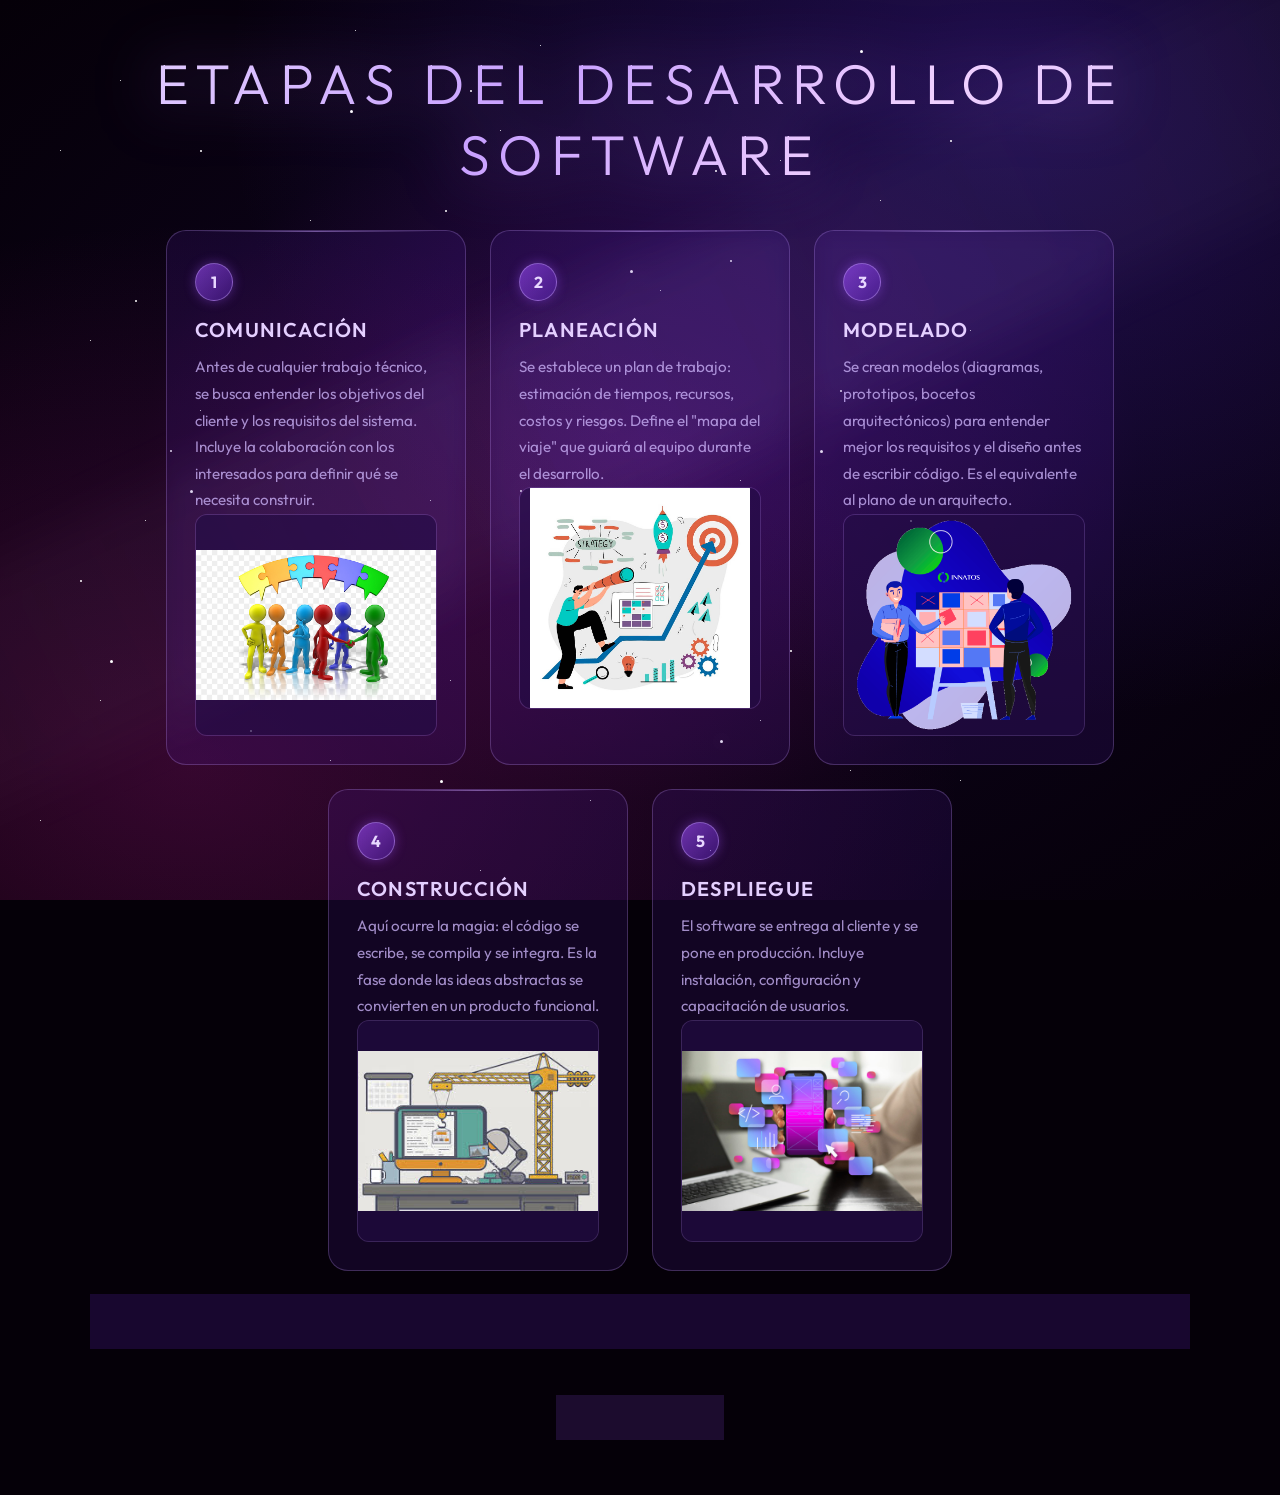
<file: etapas.html>
<!DOCTYPE html>
<html lang="es">

<head>
    <meta charset="UTF-8">
    <meta name="viewport" content="width=device-width, initial-scale=1.0">
    <title>Etapas del desarrollo de software</title>
    <link rel="stylesheet" href="style.css">
</head>

<body>
    <div class="stars"></div>
    <div class="stars2"></div>
    <div class="stars3"></div>

    <div class="milky-way"></div>

    <div class="content">
        <h1>Etapas del desarrollo de software</h1>

        <div class="etapas-grid">
            <div class="etapa-card">
                <div class="step-num">1</div>
                <h2>Comunicación</h2>
                <p>Antes de cualquier trabajo técnico, se busca entender los objetivos del cliente y los requisitos del
                    sistema. Incluye la colaboración con los interesados para definir qué se necesita construir.</p>
                <div class="model-img-wrap">
                    <img src="images/Comunicacion.jpg" alt="Diagrama de Extreme Programming" loading="lazy">
                </div>
            </div>
            <div class="etapa-card">
                <div class="step-num">2</div>
                <h2>Planeación</h2>
                <p>Se establece un plan de trabajo: estimación de tiempos, recursos, costos y riesgos. Define el "mapa
                    del
                    viaje" que guiará al equipo durante el desarrollo.</p>
                <div class="model-img-wrap">
                    <img src="images/Planeacion.jpg" alt="Diagrama de Extreme Programming" loading="lazy">
                </div>
            </div>
            <div class="etapa-card">
                <div class="step-num">3</div>
                <h2>Modelado</h2>
                <p>Se crean modelos (diagramas, prototipos, bocetos arquitectónicos) para entender mejor los requisitos
                    y
                    el diseño antes de escribir código. Es el equivalente al plano de un arquitecto.</p>
                <div class="model-img-wrap">
                    <img src="images/Modelado.png" alt="Diagrama de Extreme Programming" loading="lazy">
                </div>
            </div>
            <div class="etapa-card">
                <div class="step-num">4</div>
                <h2>Construcción</h2>
                <p>Aquí ocurre la magia: el código se escribe, se compila y se integra. Es la fase donde las ideas
                    abstractas se convierten en un producto funcional.</p>
                <div class="model-img-wrap">
                    <img src="images/Construccion.jpg" alt="Diagrama de Extreme Programming" loading="lazy">
                </div>
            </div>
            <div class="etapa-card">
                <div class="step-num">5</div>
                <h2>Despliegue</h2>
                <p>El software se entrega al cliente y se pone en producción. Incluye instalación, configuración y
                    capacitación de usuarios.</p>
                <div class="model-img-wrap">
                    <img src="images/Despliegue.jpg" alt="Diagrama de Extreme Programming" loading="lazy">
                </div>
            </div>
            <div class="custom-audio" data-src="audios/Etapas.m4a">
                <button class="audio-play-btn" aria-label="Reproducir"><svg viewBox="0 0 24 24">
                        <polygon points="6,3 20,12 6,21" />
                    </svg></button>
                <div class="audio-track">
                    <div class="audio-progress-bar">
                        <div class="audio-progress-fill"></div>
                    </div>
                    <div class="audio-time"><span class="audio-current">0:00</span><span
                            class="audio-duration">-:--</span></div>
                </div>
            </div>
        </div>

        <a href="index.html" class="btn btn-menu">← Regresar</a>
    </div>

    <script>
        // ── Custom Audio Player Logic ──
        const playSVG = '<svg viewBox="0 0 24 24"><polygon points="6,3 20,12 6,21"/></svg>';
        const pauseSVG = '<svg viewBox="0 0 24 24"><rect x="5" y="3" width="4" height="18" rx="1"/><rect x="15" y="3" width="4" height="18" rx="1"/></svg>';

        function fmtTime(s) {
            if (!s || !isFinite(s)) return '-:--';
            const m = Math.floor(s / 60);
            const sec = Math.floor(s % 60);
            return m + ':' + String(sec).padStart(2, '0');
        }

        let currentlyPlaying = null;

        document.querySelectorAll('.custom-audio').forEach(player => {
            const btn = player.querySelector('.audio-play-btn');
            const bar = player.querySelector('.audio-progress-bar');
            const fill = player.querySelector('.audio-progress-fill');
            const curEl = player.querySelector('.audio-current');
            const durEl = player.querySelector('.audio-duration');
            let audio = null;
            let loaded = false;

            function initAudio() {
                if (loaded) return;
                audio = new Audio(player.dataset.src);
                audio.preload = 'metadata';
                loaded = true;

                audio.addEventListener('loadedmetadata', () => {
                    durEl.textContent = fmtTime(audio.duration);
                });

                audio.addEventListener('timeupdate', () => {
                    if (!audio.duration) return;
                    const pct = (audio.currentTime / audio.duration) * 100;
                    fill.style.width = pct + '%';
                    curEl.textContent = fmtTime(audio.currentTime);
                });

                audio.addEventListener('ended', () => {
                    btn.innerHTML = playSVG;
                    fill.style.width = '0%';
                    curEl.textContent = '0:00';
                    currentlyPlaying = null;
                });
            }

            btn.addEventListener('click', () => {
                initAudio();
                if (audio.paused) {
                    // Pause any other playing audio
                    if (currentlyPlaying && currentlyPlaying !== player) {
                        const otherBtn = currentlyPlaying.querySelector('.audio-play-btn');
                        currentlyPlaying._audio.pause();
                        otherBtn.innerHTML = playSVG;
                    }
                    audio.play();
                    btn.innerHTML = pauseSVG;
                    player._audio = audio;
                    currentlyPlaying = player;
                } else {
                    audio.pause();
                    btn.innerHTML = playSVG;
                    currentlyPlaying = null;
                }
            });

            bar.addEventListener('click', (e) => {
                initAudio();
                if (!audio.duration) return;
                const rect = bar.getBoundingClientRect();
                const pct = (e.clientX - rect.left) / rect.width;
                audio.currentTime = pct * audio.duration;
            });
        });
    </script>
</body>

</html>
</file>
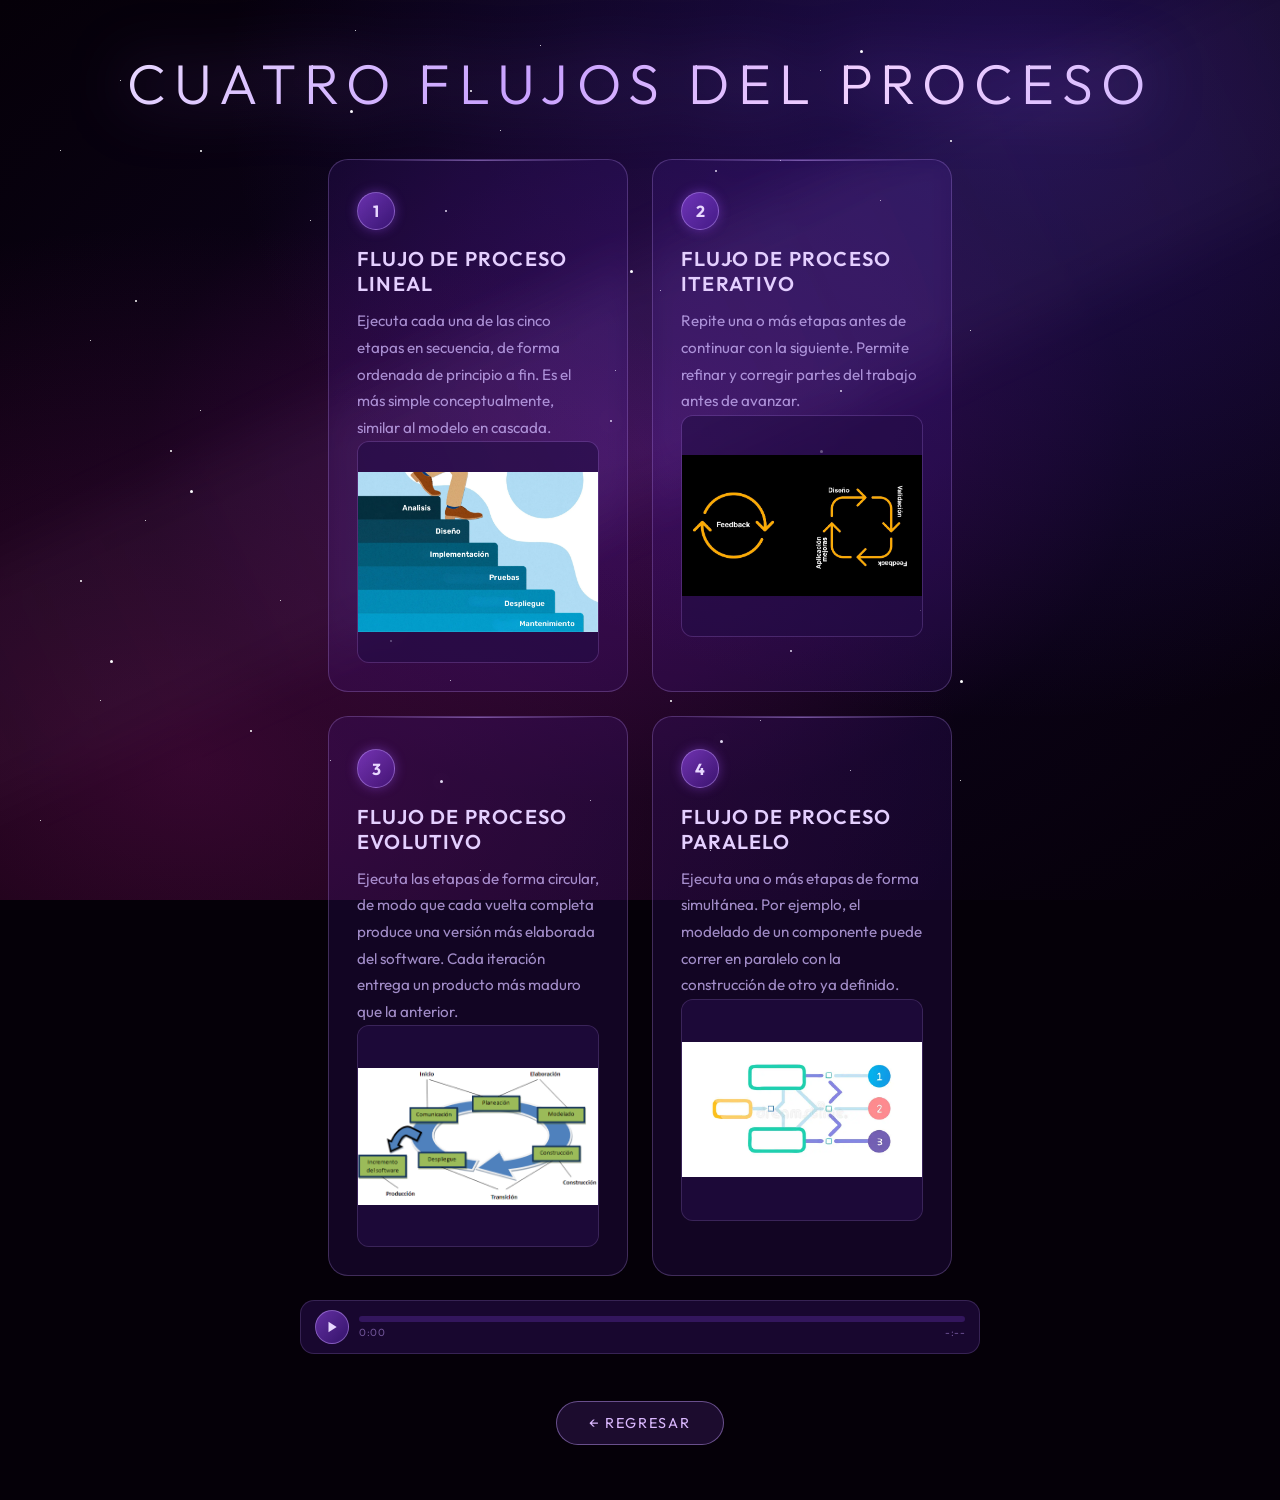
<file: flujos.html>
<!DOCTYPE html>
<html lang="es">

<head>
    <meta charset="UTF-8">
    <meta name="viewport" content="width=device-width, initial-scale=1.0">
    <title>Cuatro Flujos del Proceso</title>
    <link rel="stylesheet" href="style.css">
</head>

<body>
    <div class="stars"></div>
    <div class="stars2"></div>
    <div class="stars3"></div>
    <div class="milky-way"></div>

    <div class="content">
        <h1>Cuatro flujos del proceso</h1>
        <div class="etapas-grid grid-2col">
            <div class="etapa-card">
                <div class="step-num">1</div>
                <h2>Flujo de Proceso Lineal</h2>
                <p>Ejecuta cada una de las cinco etapas en secuencia, de forma ordenada de principio a fin. Es el más
                    simple conceptualmente, similar al modelo en cascada.</p>
                <div class="model-img-wrap">
                    <img src="images/Flujo de Proceso Lineal.webp" alt="Diagrama de Extreme Programming" loading="lazy">
                </div>
            </div>
            <div class="etapa-card">
                <div class="step-num">2</div>
                <h2>Flujo de Proceso Iterativo</h2>
                <p>Repite una o más etapas antes de continuar con la siguiente. Permite refinar y corregir partes del
                    trabajo antes de avanzar.</p>
                <div class="model-img-wrap">
                    <img src="images/Flujo de Proceso Iterativo.jpg" alt="Diagrama de Extreme Programming"
                        loading="lazy">
                </div>
            </div>
            <div class="etapa-card">
                <div class="step-num">3</div>
                <h2>Flujo de Proceso Evolutivo</h2>
                <p>Ejecuta las etapas de forma circular, de modo que cada vuelta completa produce una versión más
                    elaborada del software. Cada iteración entrega un producto más maduro que la anterior.</p>
                <div class="model-img-wrap">
                    <img src="images/Flujo de Proceso Evolutivo.png" alt="Diagrama de Extreme Programming"
                        loading="lazy">
                </div>
            </div>
            <div class="etapa-card">
                <div class="step-num">4</div>
                <h2>Flujo de Proceso Paralelo</h2>
                <p>Ejecuta una o más etapas de forma simultánea. Por ejemplo, el modelado de un componente puede correr
                    en paralelo con la construcción de otro ya definido.</p>
                <div class="model-img-wrap">
                    <img src="images/Flujo de Proceso Paralelo.webp" alt="Diagrama de Extreme Programming"
                        loading="lazy">
                </div>
            </div>
            <div class="custom-audio" data-src="audios/Flujos.m4a">
                <button class="audio-play-btn" aria-label="Reproducir"><svg viewBox="0 0 24 24">
                        <polygon points="6,3 20,12 6,21" />
                    </svg></button>
                <div class="audio-track">
                    <div class="audio-progress-bar">
                        <div class="audio-progress-fill"></div>
                    </div>
                    <div class="audio-time"><span class="audio-current">0:00</span><span
                            class="audio-duration">-:--</span></div>
                </div>
            </div>
        </div>
        <a href="index.html" class="btn btn-menu">← Regresar</a>
    </div>

    <script>
        // ── Custom Audio Player Logic ──
        const playSVG = '<svg viewBox="0 0 24 24"><polygon points="6,3 20,12 6,21"/></svg>';
        const pauseSVG = '<svg viewBox="0 0 24 24"><rect x="5" y="3" width="4" height="18" rx="1"/><rect x="15" y="3" width="4" height="18" rx="1"/></svg>';

        function fmtTime(s) {
            if (!s || !isFinite(s)) return '-:--';
            const m = Math.floor(s / 60);
            const sec = Math.floor(s % 60);
            return m + ':' + String(sec).padStart(2, '0');
        }

        let currentlyPlaying = null;

        document.querySelectorAll('.custom-audio').forEach(player => {
            const btn = player.querySelector('.audio-play-btn');
            const bar = player.querySelector('.audio-progress-bar');
            const fill = player.querySelector('.audio-progress-fill');
            const curEl = player.querySelector('.audio-current');
            const durEl = player.querySelector('.audio-duration');
            let audio = null;
            let loaded = false;

            function initAudio() {
                if (loaded) return;
                audio = new Audio(player.dataset.src);
                audio.preload = 'metadata';
                loaded = true;

                audio.addEventListener('loadedmetadata', () => {
                    durEl.textContent = fmtTime(audio.duration);
                });

                audio.addEventListener('timeupdate', () => {
                    if (!audio.duration) return;
                    const pct = (audio.currentTime / audio.duration) * 100;
                    fill.style.width = pct + '%';
                    curEl.textContent = fmtTime(audio.currentTime);
                });

                audio.addEventListener('ended', () => {
                    btn.innerHTML = playSVG;
                    fill.style.width = '0%';
                    curEl.textContent = '0:00';
                    currentlyPlaying = null;
                });
            }

            btn.addEventListener('click', () => {
                initAudio();
                if (audio.paused) {
                    // Pause any other playing audio
                    if (currentlyPlaying && currentlyPlaying !== player) {
                        const otherBtn = currentlyPlaying.querySelector('.audio-play-btn');
                        currentlyPlaying._audio.pause();
                        otherBtn.innerHTML = playSVG;
                    }
                    audio.play();
                    btn.innerHTML = pauseSVG;
                    player._audio = audio;
                    currentlyPlaying = player;
                } else {
                    audio.pause();
                    btn.innerHTML = playSVG;
                    currentlyPlaying = null;
                }
            });

            bar.addEventListener('click', (e) => {
                initAudio();
                if (!audio.duration) return;
                const rect = bar.getBoundingClientRect();
                const pct = (e.clientX - rect.left) / rect.width;
                audio.currentTime = pct * audio.duration;
            });
        });
    </script>
</body>

</html>
</file>
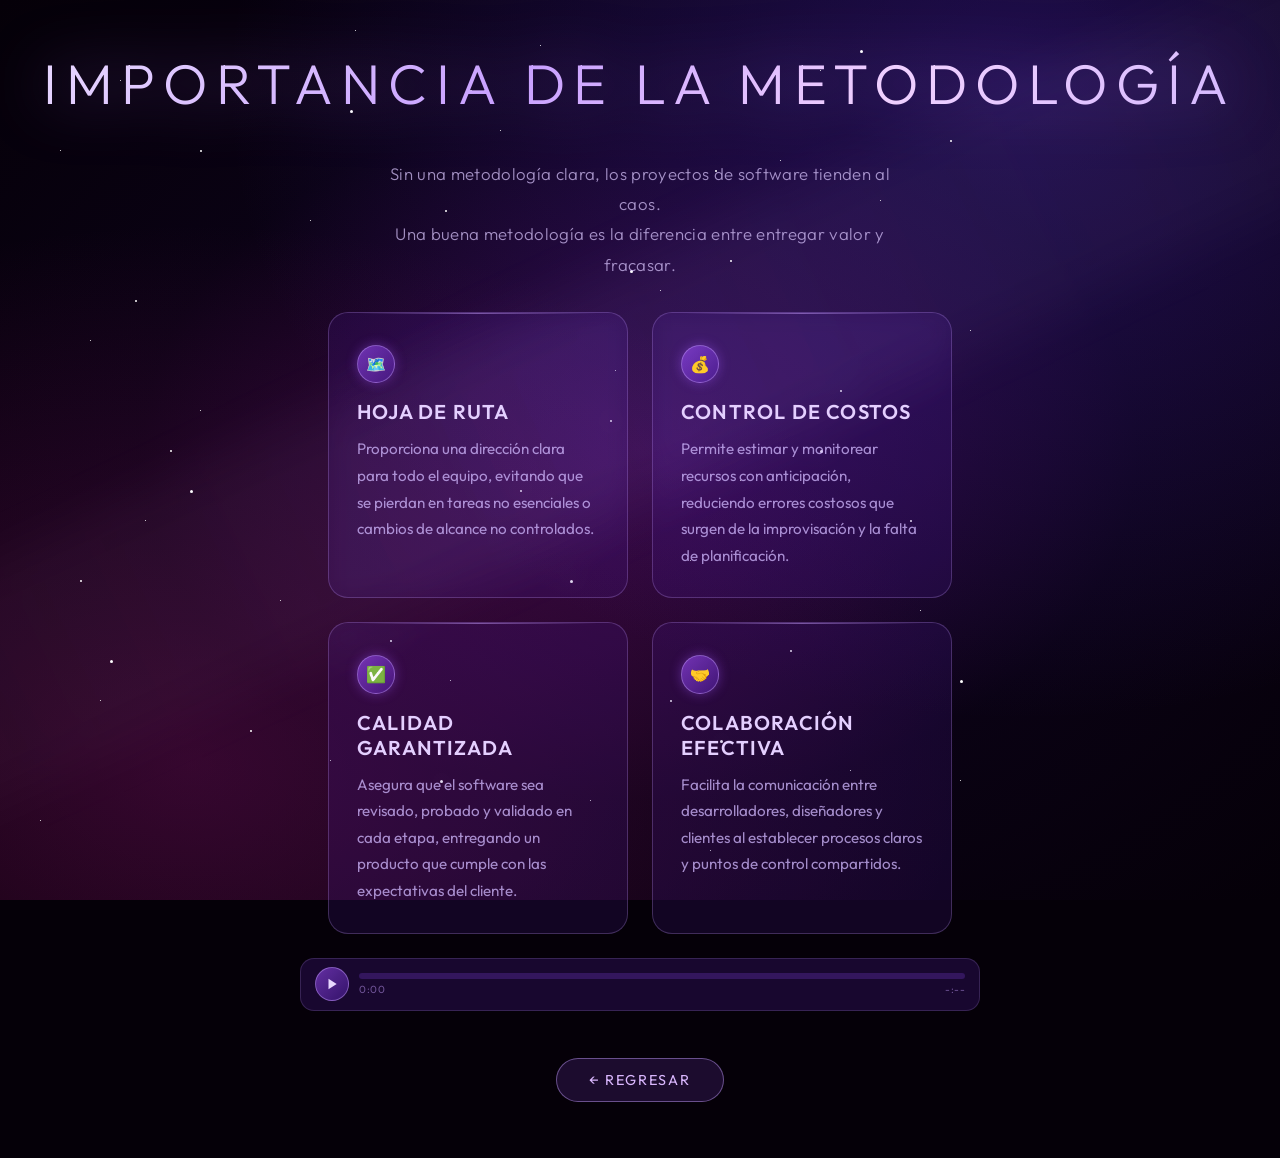
<file: importancia.html>
<!DOCTYPE html>
<html lang="es">

<head>
    <meta charset="UTF-8">
    <meta name="viewport" content="width=device-width, initial-scale=1.0">
    <title>Importancia de la Metodología</title>
    <link rel="stylesheet" href="style.css">
</head>

<body>
    <div class="stars"></div>
    <div class="stars2"></div>
    <div class="stars3"></div>
    <div class="milky-way"></div>

    <div class="content">
        <h1>Importancia de la metodología</h1>

        <p class="lead">
            Sin una metodología clara, los proyectos de software tienden al caos.<br>
            Una buena metodología es la diferencia entre entregar valor y fracasar.
        </p>

        <div class="etapas-grid grid-2col">
            <div class="etapa-card">
                <div class="step-num">🗺️</div>
                <h2>Hoja de ruta</h2>
                <p>Proporciona una dirección clara para todo el equipo, evitando que se pierdan en tareas no esenciales
                    o cambios de alcance no controlados.</p>
            </div>
            <div class="etapa-card">
                <div class="step-num">💰</div>
                <h2>Control de costos</h2>
                <p>Permite estimar y monitorear recursos con anticipación, reduciendo errores costosos que surgen de la
                    improvisación y la falta de planificación.</p>
            </div>
            <div class="etapa-card">
                <div class="step-num">✅</div>
                <h2>Calidad garantizada</h2>
                <p>Asegura que el software sea revisado, probado y validado en cada etapa, entregando un producto que
                    cumple con las expectativas del cliente.</p>
            </div>
            <div class="etapa-card">
                <div class="step-num">🤝</div>
                <h2>Colaboración efectiva</h2>
                <p>Facilita la comunicación entre desarrolladores, diseñadores y clientes al establecer procesos claros
                    y puntos de control compartidos.</p>
            </div>
            <div class="custom-audio" data-src="audios/Importancia.m4a">
                <button class="audio-play-btn" aria-label="Reproducir"><svg viewBox="0 0 24 24">
                        <polygon points="6,3 20,12 6,21" />
                    </svg></button>
                <div class="audio-track">
                    <div class="audio-progress-bar">
                        <div class="audio-progress-fill"></div>
                    </div>
                    <div class="audio-time"><span class="audio-current">0:00</span><span
                            class="audio-duration">-:--</span></div>
                </div>
            </div>
        </div>

        <a href="index.html" class="btn btn-menu">← Regresar</a>
    </div>

    <script>
        // ── Custom Audio Player Logic ──
        const playSVG = '<svg viewBox="0 0 24 24"><polygon points="6,3 20,12 6,21"/></svg>';
        const pauseSVG = '<svg viewBox="0 0 24 24"><rect x="5" y="3" width="4" height="18" rx="1"/><rect x="15" y="3" width="4" height="18" rx="1"/></svg>';

        function fmtTime(s) {
            if (!s || !isFinite(s)) return '-:--';
            const m = Math.floor(s / 60);
            const sec = Math.floor(s % 60);
            return m + ':' + String(sec).padStart(2, '0');
        }

        let currentlyPlaying = null;

        document.querySelectorAll('.custom-audio').forEach(player => {
            const btn = player.querySelector('.audio-play-btn');
            const bar = player.querySelector('.audio-progress-bar');
            const fill = player.querySelector('.audio-progress-fill');
            const curEl = player.querySelector('.audio-current');
            const durEl = player.querySelector('.audio-duration');
            let audio = null;
            let loaded = false;

            function initAudio() {
                if (loaded) return;
                audio = new Audio(player.dataset.src);
                audio.preload = 'metadata';
                loaded = true;

                audio.addEventListener('loadedmetadata', () => {
                    durEl.textContent = fmtTime(audio.duration);
                });

                audio.addEventListener('timeupdate', () => {
                    if (!audio.duration) return;
                    const pct = (audio.currentTime / audio.duration) * 100;
                    fill.style.width = pct + '%';
                    curEl.textContent = fmtTime(audio.currentTime);
                });

                audio.addEventListener('ended', () => {
                    btn.innerHTML = playSVG;
                    fill.style.width = '0%';
                    curEl.textContent = '0:00';
                    currentlyPlaying = null;
                });
            }

            btn.addEventListener('click', () => {
                initAudio();
                if (audio.paused) {
                    // Pause any other playing audio
                    if (currentlyPlaying && currentlyPlaying !== player) {
                        const otherBtn = currentlyPlaying.querySelector('.audio-play-btn');
                        currentlyPlaying._audio.pause();
                        otherBtn.innerHTML = playSVG;
                    }
                    audio.play();
                    btn.innerHTML = pauseSVG;
                    player._audio = audio;
                    currentlyPlaying = player;
                } else {
                    audio.pause();
                    btn.innerHTML = playSVG;
                    currentlyPlaying = null;
                }
            });

            bar.addEventListener('click', (e) => {
                initAudio();
                if (!audio.duration) return;
                const rect = bar.getBoundingClientRect();
                const pct = (e.clientX - rect.left) / rect.width;
                audio.currentTime = pct * audio.duration;
            });
        });
    </script>
</body>

</html>
</file>
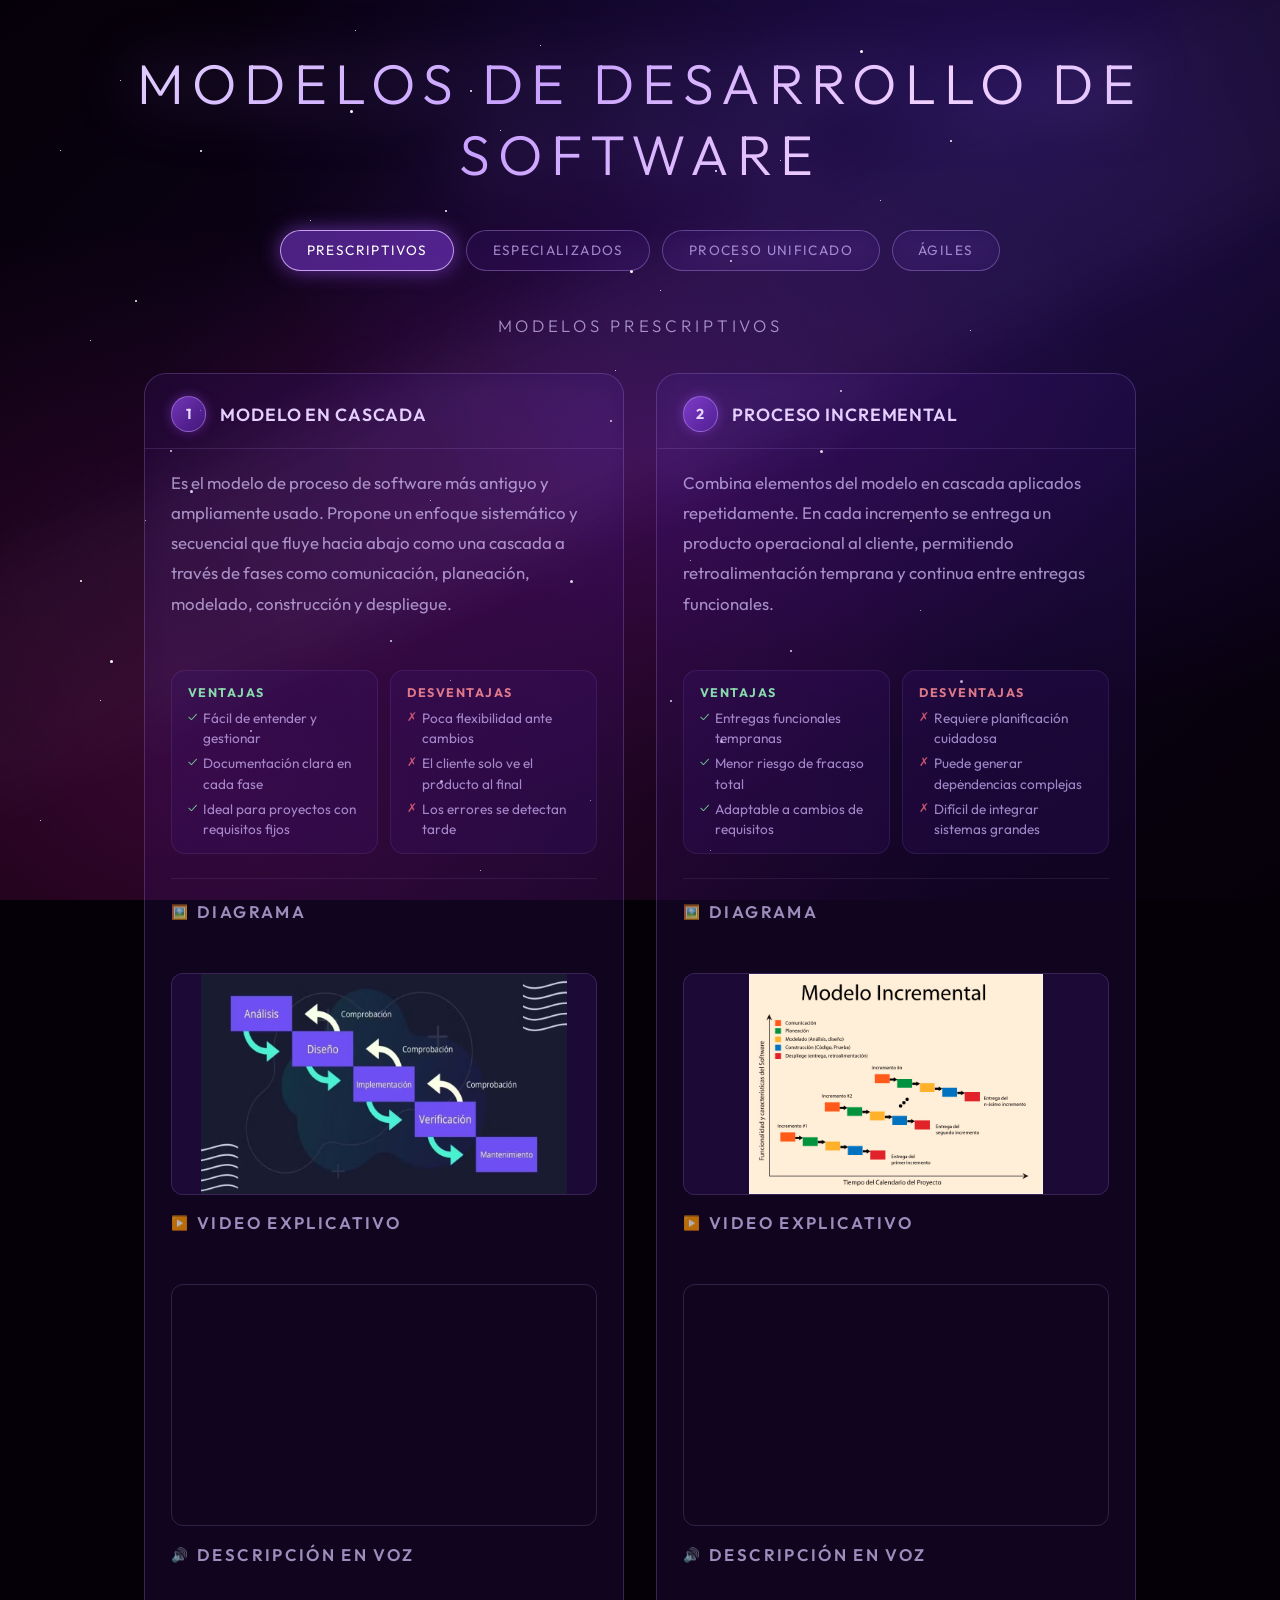
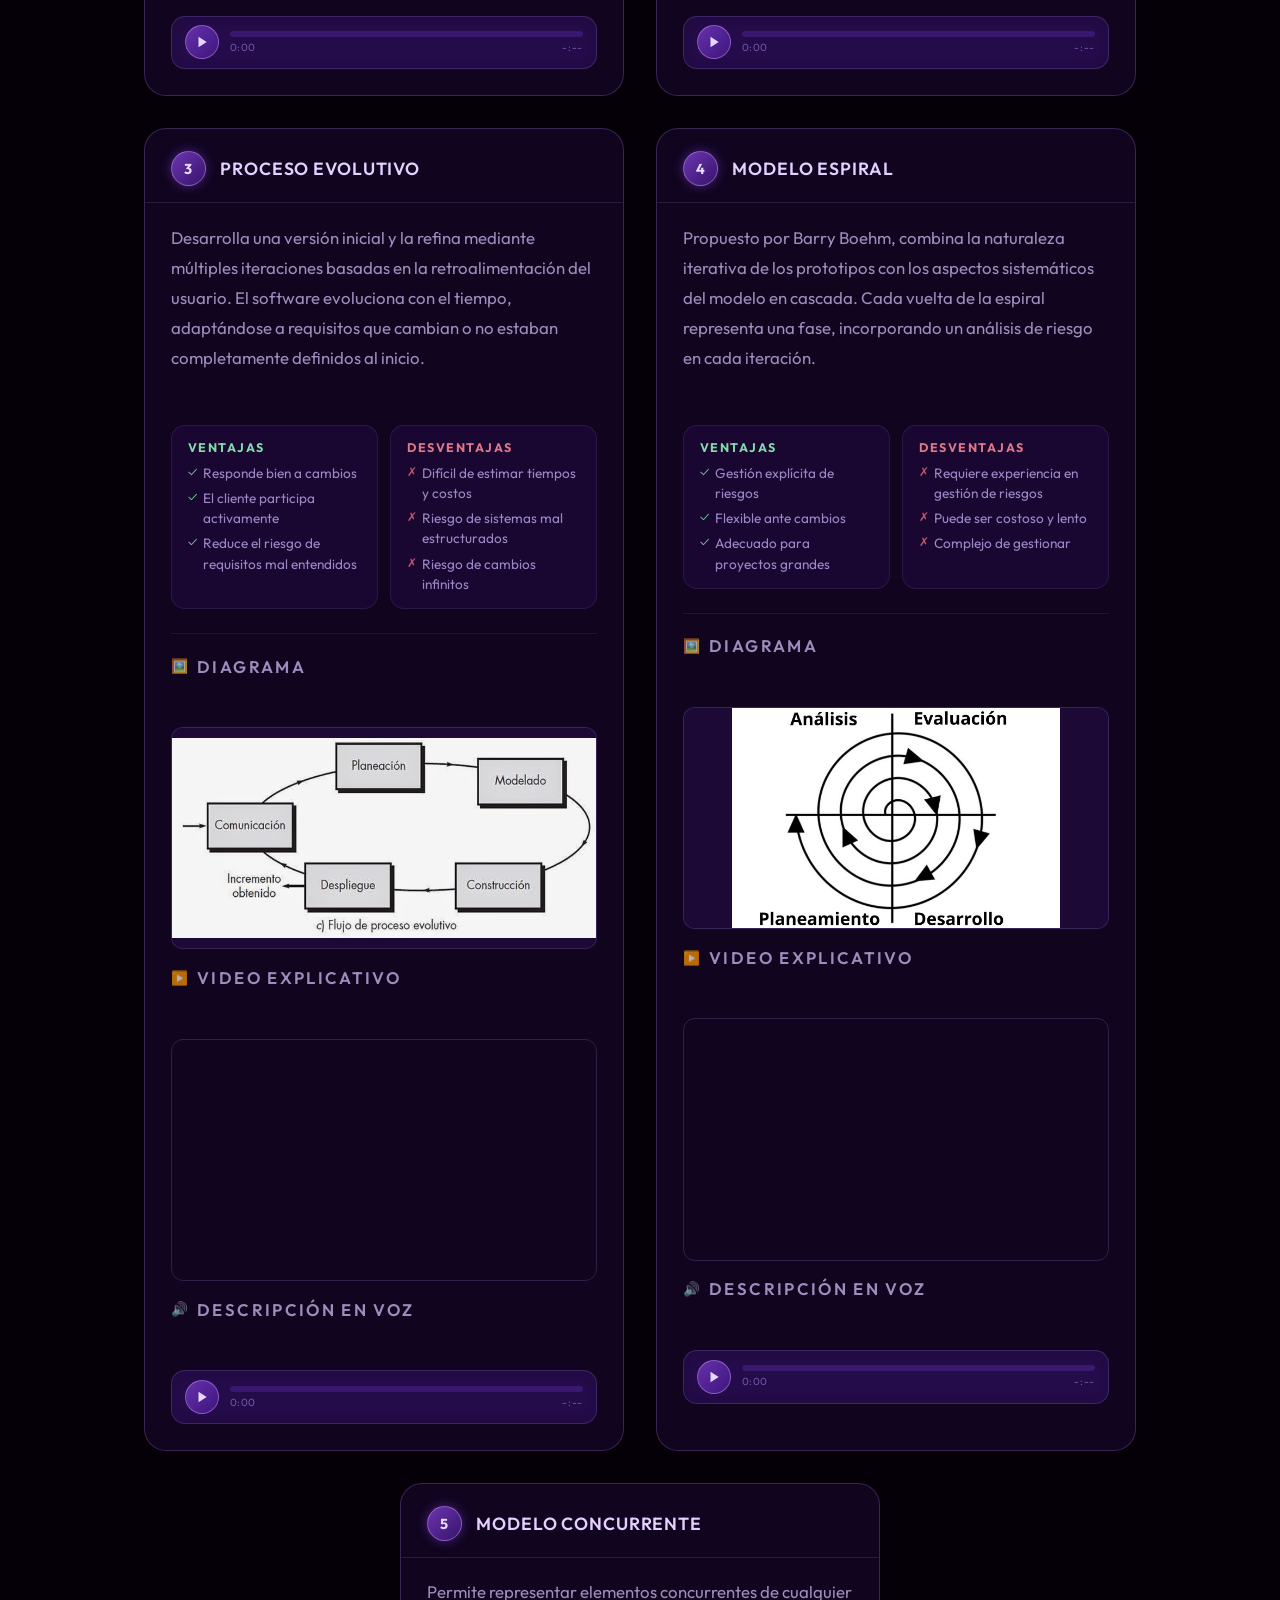
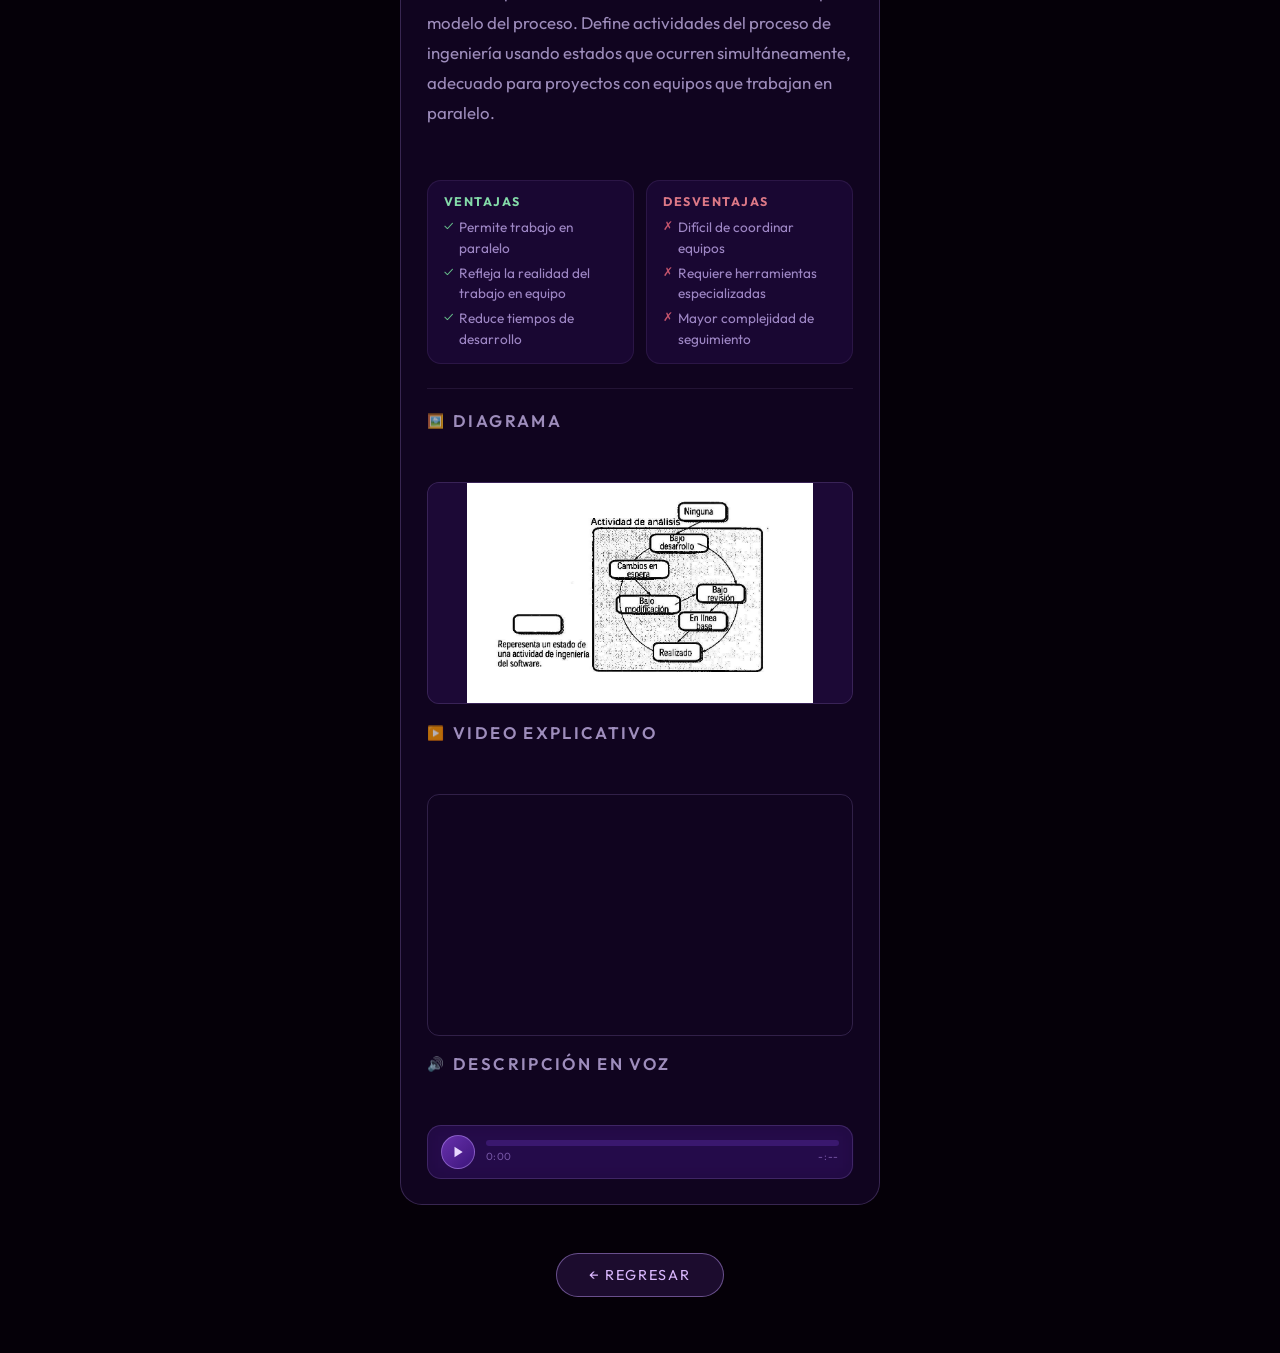
<file: modelos.html>
<!DOCTYPE html>
<html lang="es">

<head>
    <meta charset="UTF-8">
    <meta name="viewport" content="width=device-width, initial-scale=1.0">
    <title>Modelos de Desarrollo de Software</title>
    <link rel="stylesheet" href="style.css">
    <style>
        .cat-tabs {
            display: flex;
            flex-wrap: wrap;
            justify-content: center;
            gap: 0.75rem;
            margin-bottom: 2.5rem;
            width: 100%;
            max-width: 900px;
        }

        .cat-tab {
            padding: 0.65rem 1.6rem;
            border: 1px solid rgba(200, 160, 255, 0.35);
            border-radius: 50px;
            background: rgba(80, 30, 160, 0.15);
            backdrop-filter: blur(10px);
            color: rgba(210, 185, 255, 0.70);
            font-family: 'Outfit', sans-serif;
            font-size: 0.85rem;
            letter-spacing: 0.10em;
            text-transform: uppercase;
            cursor: pointer;
            transition: background 0.3s, border-color 0.3s, color 0.3s, box-shadow 0.3s;
        }

        .cat-tab:hover {
            background: rgba(130, 60, 220, 0.30);
            border-color: rgba(210, 170, 255, 0.65);
            color: #fff;
        }

        .cat-tab.active {
            background: rgba(150, 70, 255, 0.45);
            border-color: rgba(220, 180, 255, 0.85);
            color: #fff;
            box-shadow: 0 0 20px rgba(160, 80, 255, 0.55);
        }

        .cat-panel {
            display: none;
            width: 100%;
            max-width: 1100px;
            animation: fadeIn 0.4s ease;
        }

        .cat-panel.active {
            display: block;
        }

        @keyframes fadeIn {
            from {
                opacity: 0;
                transform: translateY(12px);
            }

            to {
                opacity: 1;
                transform: translateY(0);
            }
        }

        /* ── Staggered card entrance ── */
        @keyframes cardReveal {
            from {
                opacity: 0;
                transform: translateY(28px) scale(0.97);
            }
            to {
                opacity: 1;
                transform: translateY(0) scale(1);
            }
        }

        .model-card {
            animation: cardReveal 0.5s ease both;
        }

        .model-card:nth-child(1) { animation-delay: 0.05s; }
        .model-card:nth-child(2) { animation-delay: 0.12s; }
        .model-card:nth-child(3) { animation-delay: 0.19s; }
        .model-card:nth-child(4) { animation-delay: 0.26s; }
        .model-card:nth-child(5) { animation-delay: 0.33s; }

        /* ── Category title ── */
        .cat-title {
            font-size: 1rem;
            font-weight: 300;
            letter-spacing: 0.22em;
            text-transform: uppercase;
            color: rgba(200, 160, 255, 0.55);
            text-align: center;
            width: 100%;
            margin: 0 auto 2rem;
        }

        /* ── Models grid ── */
        .models-grid {
            display: flex;
            flex-wrap: wrap;
            justify-content: center;
            gap: 2rem;
            text-align: left;
        }

        .model-card {
            flex: 0 1 480px;
            min-width: 320px;
            max-width: 540px;
            border: 1px solid rgba(200, 160, 255, 0.22);
            border-radius: 22px;
            background: rgba(70, 25, 140, 0.18);
            backdrop-filter: blur(14px);
            -webkit-backdrop-filter: blur(14px);
            overflow: hidden;
            transition: transform 0.35s ease, box-shadow 0.35s ease, border-color 0.35s ease;
        }

        .model-card:hover {
            transform: translateY(-8px);
            box-shadow:
                0 16px 50px rgba(140, 60, 255, 0.35),
                0 0 0 1px rgba(200, 160, 255, 0.12);
            border-color: rgba(200, 160, 255, 0.55);
        }

        /* card header stripe */
        .model-card-header {
            padding: 1.4rem 1.6rem 1rem;
            border-bottom: 1px solid rgba(200, 160, 255, 0.15);
            display: flex;
            align-items: center;
            gap: 0.9rem;
        }

        .model-num {
            display: inline-flex;
            align-items: center;
            justify-content: center;
            width: 2.2rem;
            height: 2.2rem;
            border-radius: 50%;
            background: linear-gradient(135deg, rgba(160, 80, 255, 0.65), rgba(100, 40, 200, 0.45));
            border: 1px solid rgba(200, 160, 255, 0.45);
            font-size: 0.9rem;
            font-weight: 700;
            color: #e8d8ff;
            flex-shrink: 0;
            box-shadow: 0 0 12px rgba(160, 80, 255, 0.4);
        }

        .model-card-header h2 {
            font-size: 1.1rem;
            font-weight: 600;
            letter-spacing: 0.05em;
            color: #e4cfff;
            text-transform: uppercase;
            margin: 0;
        }

        /* card body */
        .model-card-body {
            padding: 1.2rem 1.6rem 1.6rem;
            display: flex;
            flex-direction: column;
            gap: 1.2rem;
        }

        /* description */
        .model-desc {
            font-size: 0.92rem;
            line-height: 1.75;
            color: rgba(210, 185, 255, 0.80);
        }

        /* advantages / disadvantages */
        .model-pros-cons {
            display: flex;
            gap: 0.8rem;
            flex-wrap: wrap;
        }

        .pros,
        .cons {
            flex: 1 1 140px;
            padding: 0.85rem 1rem;
            border-radius: 14px;
            background: rgba(60, 20, 120, 0.22);
            border: 1px solid rgba(200, 160, 255, 0.10);
        }

        .pros h3,
        .cons h3 {
            font-size: 0.78rem;
            letter-spacing: 0.12em;
            text-transform: uppercase;
            margin-bottom: 0.5rem;
        }

        .pros h3 {
            color: rgba(150, 255, 190, 0.85);
        }

        .cons h3 {
            color: rgba(255, 140, 150, 0.85);
        }

        .pros ul,
        .cons ul {
            list-style: none;
            padding: 0;
            margin: 0;
            display: flex;
            flex-direction: column;
            gap: 0.3rem;
        }

        .pros li,
        .cons li {
            font-size: 0.85rem;
            line-height: 1.5;
            color: rgba(210, 185, 255, 0.72);
            padding-left: 1.1em;
            position: relative;
        }

        .pros li::before {
            content: '✓';
            position: absolute;
            left: 0;
            color: rgba(130, 255, 170, 0.75);
            font-size: 0.75rem;
        }

        .cons li::before {
            content: '✗';
            position: absolute;
            left: 0;
            color: rgba(255, 110, 130, 0.75);
            font-size: 0.75rem;
        }

        /* ── Media section ── */
        .model-media {
            display: flex;
            flex-direction: column;
            gap: 0.85rem;
            padding-top: 1.1rem;
            border-top: 1px solid rgba(200, 160, 255, 0.10);
            margin-top: 0.3rem;
        }

        /* ── Media labels ── */
        .media-label {
            font-size: 0.72rem;
            font-weight: 600;
            letter-spacing: 0.14em;
            text-transform: uppercase;
            color: rgba(200, 160, 255, 0.55);
            margin-bottom: 0.15rem;
            display: flex;
            align-items: center;
            gap: 0.45rem;
        }

        .media-label .label-icon {
            font-size: 0.85rem;
        }

        /* ── Image slot ── */
        .model-img-wrap {
            width: 100%;
            border-radius: 12px;
            overflow: hidden;
            border: 1px solid rgba(200, 160, 255, 0.18);
            background: rgba(60, 20, 110, 0.25);
        }

        .model-img-wrap img {
            width: 100%;
            height: 220px;
            object-fit: contain;
            display: block;
            background: rgba(30, 10, 60, 0.5);
            transition: transform 0.4s ease;
        }

        .model-img-wrap:hover img {
            transform: scale(1.05);
        }

        /* ── Video slot ── */
        .model-vid-wrap {
            width: 100%;
            border-radius: 12px;
            overflow: hidden;
            border: 1px solid rgba(200, 160, 255, 0.18);
            position: relative;
            padding-bottom: 56.25%;
            height: 0;
        }

        .model-vid-wrap iframe {
            position: absolute;
            top: 0;
            left: 0;
            width: 100%;
            height: 100%;
            border: none;
        }

        /* ── Custom Audio Player ── */
        .custom-audio {
            width: 100%;
            display: flex;
            align-items: center;
            gap: 0.65rem;
            padding: 0.55rem 0.85rem;
            border-radius: 14px;
            background: rgba(60, 20, 120, 0.35);
            border: 1px solid rgba(200, 160, 255, 0.18);
            backdrop-filter: blur(10px);
            transition: border-color 0.3s, box-shadow 0.3s;
        }

        .custom-audio:hover {
            border-color: rgba(200, 160, 255, 0.40);
            box-shadow: 0 0 18px rgba(140, 60, 255, 0.20);
        }

        .custom-audio .audio-play-btn {
            width: 34px;
            height: 34px;
            border-radius: 50%;
            border: 1px solid rgba(200, 160, 255, 0.45);
            background: linear-gradient(135deg, rgba(160, 80, 255, 0.55), rgba(100, 40, 200, 0.40));
            color: #e8d8ff;
            display: flex;
            align-items: center;
            justify-content: center;
            cursor: pointer;
            flex-shrink: 0;
            transition: transform 0.2s, box-shadow 0.2s, background 0.2s;
            font-size: 0.85rem;
            padding: 0;
        }

        .custom-audio .audio-play-btn:hover {
            transform: scale(1.12);
            box-shadow: 0 0 14px rgba(160, 80, 255, 0.55);
            background: linear-gradient(135deg, rgba(180, 100, 255, 0.70), rgba(120, 50, 220, 0.55));
        }

        .custom-audio .audio-play-btn svg {
            width: 14px;
            height: 14px;
            fill: #e8d8ff;
        }

        .custom-audio .audio-track {
            flex: 1;
            display: flex;
            flex-direction: column;
            gap: 0.25rem;
            min-width: 0;
        }

        .custom-audio .audio-progress-bar {
            width: 100%;
            height: 6px;
            border-radius: 3px;
            background: rgba(100, 50, 180, 0.35);
            cursor: pointer;
            position: relative;
            overflow: hidden;
        }

        .custom-audio .audio-progress-fill {
            height: 100%;
            width: 0%;
            border-radius: 3px;
            background: linear-gradient(90deg, rgba(160, 80, 255, 0.85), rgba(200, 140, 255, 0.95));
            transition: width 0.1s linear;
            position: relative;
        }

        .custom-audio .audio-progress-fill::after {
            content: '';
            position: absolute;
            right: -4px;
            top: 50%;
            transform: translateY(-50%);
            width: 10px;
            height: 10px;
            border-radius: 50%;
            background: #d4b0ff;
            box-shadow: 0 0 8px rgba(200, 160, 255, 0.65);
            opacity: 0;
            transition: opacity 0.2s;
        }

        .custom-audio:hover .audio-progress-fill::after {
            opacity: 1;
        }

        .custom-audio .audio-time {
            display: flex;
            justify-content: space-between;
            font-size: 0.65rem;
            letter-spacing: 0.06em;
            color: rgba(200, 160, 255, 0.50);
            font-family: 'Outfit', monospace;
        }
    </style>
</head>

<body>
    <div class="stars"></div>
    <div class="stars2"></div>
    <div class="stars3"></div>
    <div class="milky-way"></div>

    <div class="content" style="justify-content:flex-start; padding-top:3rem;">
        <h1 style="width:100%; text-align:center;">Modelos de Desarrollo de Software</h1>

        <!-- ══ CATEGORY TABS ══ -->
        <nav class="cat-tabs" role="tablist">
            <button class="cat-tab active" data-cat="prescriptivos">Prescriptivos</button>
            <button class="cat-tab" data-cat="especializados">Especializados</button>
            <button class="cat-tab" data-cat="unificado">Proceso Unificado</button>
            <button class="cat-tab" data-cat="agiles">Ágiles</button>
        </nav>

        <!-- ══════════════════════════════════════════
             CATEGORY 1 — PRESCRIPTIVOS (5 models)
        ══════════════════════════════════════════ -->
        <section class="cat-panel active" id="cat-prescriptivos" role="tabpanel">
            <p class="cat-title">Modelos Prescriptivos</p>
            <div class="models-grid">

                <!-- 1. Cascada -->
                <div class="model-card">
                    <div class="model-card-header">
                        <div class="model-num">1</div>
                        <h2>Modelo en Cascada</h2>
                    </div>
                    <div class="model-card-body">
                        <p class="model-desc">
                            Es el modelo de proceso de software más antiguo y ampliamente usado. Propone un enfoque
                            sistemático y secuencial que fluye hacia abajo como una cascada a través de fases como
                            comunicación, planeación, modelado, construcción y despliegue.
                        </p>
                        <div class="model-pros-cons">
                            <div class="pros">
                                <h3>Ventajas</h3>
                                <ul>
                                    <li>Fácil de entender y gestionar</li>
                                    <li>Documentación clara en cada fase</li>
                                    <li>Ideal para proyectos con requisitos fijos</li>
                                </ul>
                            </div>
                            <div class="cons">
                                <h3>Desventajas</h3>
                                <ul>
                                    <li>Poca flexibilidad ante cambios</li>
                                    <li>El cliente solo ve el producto al final</li>
                                    <li>Los errores se detectan tarde</li>
                                </ul>
                            </div>
                        </div>
                        <div class="model-media">
                            <p class="media-label"><span class="label-icon">🖼️</span> Diagrama</p>
                            <div class="model-img-wrap">
                                <img src="images/Cascada.avif" alt="Diagrama del Modelo en Cascada" loading="lazy">
                            </div>
                            <p class="media-label"><span class="label-icon">▶️</span> Video explicativo</p>
                            <div class="model-vid-wrap">
                                <iframe src="https://www.youtube.com/embed/gM66N5pwvrA" title="Video Modelo en Cascada" allow="accelerometer; autoplay; clipboard-write; encrypted-media; gyroscope; picture-in-picture" allowfullscreen loading="lazy"></iframe>
                            </div>
                            <p class="media-label"><span class="label-icon">🔊</span> Descripción en voz</p>
                            <div class="custom-audio" data-src="audios/Modelo de Cascada.m4a">
                                <button class="audio-play-btn" aria-label="Reproducir"><svg viewBox="0 0 24 24"><polygon points="6,3 20,12 6,21"/></svg></button>
                                <div class="audio-track">
                                    <div class="audio-progress-bar"><div class="audio-progress-fill"></div></div>
                                    <div class="audio-time"><span class="audio-current">0:00</span><span class="audio-duration">-:--</span></div>
                                </div>
                            </div>
                        </div>
                    </div>
                </div>

                <!-- 2. Proceso Incremental -->
                <div class="model-card">
                    <div class="model-card-header">
                        <div class="model-num">2</div>
                        <h2>Proceso Incremental</h2>
                    </div>
                    <div class="model-card-body">
                        <p class="model-desc">
                            Combina elementos del modelo en cascada aplicados repetidamente. En cada incremento se
                            entrega un producto operacional al cliente, permitiendo retroalimentación temprana y
                            continua entre entregas funcionales.
                        </p>
                        <div class="model-pros-cons">
                            <div class="pros">
                                <h3>Ventajas</h3>
                                <ul>
                                    <li>Entregas funcionales tempranas</li>
                                    <li>Menor riesgo de fracaso total</li>
                                    <li>Adaptable a cambios de requisitos</li>
                                </ul>
                            </div>
                            <div class="cons">
                                <h3>Desventajas</h3>
                                <ul>
                                    <li>Requiere planificación cuidadosa</li>
                                    <li>Puede generar dependencias complejas</li>
                                    <li>Difícil de integrar sistemas grandes</li>
                                </ul>
                            </div>
                        </div>
                        <div class="model-media">
                            <p class="media-label"><span class="label-icon">🖼️</span> Diagrama</p>
                            <div class="model-img-wrap">
                                <img src="images/Incremental.jpg" alt="Diagrama del Proceso Incremental" loading="lazy">
                            </div>
                            <p class="media-label"><span class="label-icon">▶️</span> Video explicativo</p>
                            <div class="model-vid-wrap">
                                <iframe src="https://www.youtube.com/embed/0KH0EVehQJ0" title="Video Proceso Incremental" allow="accelerometer; autoplay; clipboard-write; encrypted-media; gyroscope; picture-in-picture" allowfullscreen loading="lazy"></iframe>
                            </div>
                            <p class="media-label"><span class="label-icon">🔊</span> Descripción en voz</p>
                            <div class="custom-audio" data-src="audios/Proceso Incremental.m4a">
                                <button class="audio-play-btn" aria-label="Reproducir"><svg viewBox="0 0 24 24"><polygon points="6,3 20,12 6,21"/></svg></button>
                                <div class="audio-track">
                                    <div class="audio-progress-bar"><div class="audio-progress-fill"></div></div>
                                    <div class="audio-time"><span class="audio-current">0:00</span><span class="audio-duration">-:--</span></div>
                                </div>
                            </div>
                        </div>
                    </div>
                </div>

                <!-- 3. Proceso Evolutivo -->
                <div class="model-card">
                    <div class="model-card-header">
                        <div class="model-num">3</div>
                        <h2>Proceso Evolutivo</h2>
                    </div>
                    <div class="model-card-body">
                        <p class="model-desc">
                            Desarrolla una versión inicial y la refina mediante múltiples iteraciones basadas en
                            la retroalimentación del usuario. El software evoluciona con el tiempo, adaptándose a
                            requisitos que cambian o no estaban completamente definidos al inicio.
                        </p>
                        <div class="model-pros-cons">
                            <div class="pros">
                                <h3>Ventajas</h3>
                                <ul>
                                    <li>Responde bien a cambios</li>
                                    <li>El cliente participa activamente</li>
                                    <li>Reduce el riesgo de requisitos mal entendidos</li>
                                </ul>
                            </div>
                            <div class="cons">
                                <h3>Desventajas</h3>
                                <ul>
                                    <li>Difícil de estimar tiempos y costos</li>
                                    <li>Riesgo de sistemas mal estructurados</li>
                                    <li>Riesgo de cambios infinitos</li>
                                </ul>
                            </div>
                        </div>
                        <div class="model-media">
                            <p class="media-label"><span class="label-icon">🖼️</span> Diagrama</p>
                            <div class="model-img-wrap">
                                <img src="images/Evolutivo.jpg" alt="Diagrama del Proceso Evolutivo" loading="lazy">
                            </div>
                            <p class="media-label"><span class="label-icon">▶️</span> Video explicativo</p>
                            <div class="model-vid-wrap">
                                <iframe src="https://www.youtube.com/embed/2BajFXKrigw" title="Video Proceso Evolutivo" allow="accelerometer; autoplay; clipboard-write; encrypted-media; gyroscope; picture-in-picture" allowfullscreen loading="lazy"></iframe>
                            </div>
                            <p class="media-label"><span class="label-icon">🔊</span> Descripción en voz</p>
                            <div class="custom-audio" data-src="audios/Proceso Evolutivo.m4a">
                                <button class="audio-play-btn" aria-label="Reproducir"><svg viewBox="0 0 24 24"><polygon points="6,3 20,12 6,21"/></svg></button>
                                <div class="audio-track">
                                    <div class="audio-progress-bar"><div class="audio-progress-fill"></div></div>
                                    <div class="audio-time"><span class="audio-current">0:00</span><span class="audio-duration">-:--</span></div>
                                </div>
                            </div>
                        </div>
                    </div>
                </div>

                <!-- 4. Modelo Espiral -->
                <div class="model-card">
                    <div class="model-card-header">
                        <div class="model-num">4</div>
                        <h2>Modelo Espiral</h2>
                    </div>
                    <div class="model-card-body">
                        <p class="model-desc">
                            Propuesto por Barry Boehm, combina la naturaleza iterativa de los prototipos con los
                            aspectos sistemáticos del modelo en cascada. Cada vuelta de la espiral representa una
                            fase, incorporando un análisis de riesgo en cada iteración.
                        </p>
                        <div class="model-pros-cons">
                            <div class="pros">
                                <h3>Ventajas</h3>
                                <ul>
                                    <li>Gestión explícita de riesgos</li>
                                    <li>Flexible ante cambios</li>
                                    <li>Adecuado para proyectos grandes</li>
                                </ul>
                            </div>
                            <div class="cons">
                                <h3>Desventajas</h3>
                                <ul>
                                    <li>Requiere experiencia en gestión de riesgos</li>
                                    <li>Puede ser costoso y lento</li>
                                    <li>Complejo de gestionar</li>
                                </ul>
                            </div>
                        </div>
                        <div class="model-media">
                            <p class="media-label"><span class="label-icon">🖼️</span> Diagrama</p>
                            <div class="model-img-wrap">
                                <img src="images/Espiral.jpg" alt="Diagrama del Modelo Espiral" loading="lazy">
                            </div>
                            <p class="media-label"><span class="label-icon">▶️</span> Video explicativo</p>
                            <div class="model-vid-wrap">
                                <iframe src="https://www.youtube.com/embed/mp22SDTnsQQ" title="Video Modelo Espiral" allow="accelerometer; autoplay; clipboard-write; encrypted-media; gyroscope; picture-in-picture" allowfullscreen loading="lazy"></iframe>
                            </div>
                            <p class="media-label"><span class="label-icon">🔊</span> Descripción en voz</p>
                            <div class="custom-audio" data-src="audios/Modelo Espiral.m4a">
                                <button class="audio-play-btn" aria-label="Reproducir"><svg viewBox="0 0 24 24"><polygon points="6,3 20,12 6,21"/></svg></button>
                                <div class="audio-track">
                                    <div class="audio-progress-bar"><div class="audio-progress-fill"></div></div>
                                    <div class="audio-time"><span class="audio-current">0:00</span><span class="audio-duration">-:--</span></div>
                                </div>
                            </div>
                        </div>
                    </div>
                </div>

                <!-- 5. Modelo Concurrente -->
                <div class="model-card">
                    <div class="model-card-header">
                        <div class="model-num">5</div>
                        <h2>Modelo Concurrente</h2>
                    </div>
                    <div class="model-card-body">
                        <p class="model-desc">
                            Permite representar elementos concurrentes de cualquier modelo del proceso. Define
                            actividades del proceso de ingeniería usando estados que ocurren simultáneamente,
                            adecuado para proyectos con equipos que trabajan en paralelo.
                        </p>
                        <div class="model-pros-cons">
                            <div class="pros">
                                <h3>Ventajas</h3>
                                <ul>
                                    <li>Permite trabajo en paralelo</li>
                                    <li>Refleja la realidad del trabajo en equipo</li>
                                    <li>Reduce tiempos de desarrollo</li>
                                </ul>
                            </div>
                            <div class="cons">
                                <h3>Desventajas</h3>
                                <ul>
                                    <li>Difícil de coordinar equipos</li>
                                    <li>Requiere herramientas especializadas</li>
                                    <li>Mayor complejidad de seguimiento</li>
                                </ul>
                            </div>
                        </div>
                        <div class="model-media">
                            <p class="media-label"><span class="label-icon">🖼️</span> Diagrama</p>
                            <div class="model-img-wrap">
                                <img src="images/Concurrente.png" alt="Diagrama del Modelo Concurrente" loading="lazy">
                            </div>
                            <p class="media-label"><span class="label-icon">▶️</span> Video explicativo</p>
                            <div class="model-vid-wrap">
                                <iframe src="https://www.youtube.com/embed/jw_vraxfnQw" title="Video Modelo Concurrente" allow="accelerometer; autoplay; clipboard-write; encrypted-media; gyroscope; picture-in-picture" allowfullscreen loading="lazy"></iframe>
                            </div>
                            <p class="media-label"><span class="label-icon">🔊</span> Descripción en voz</p>
                            <div class="custom-audio" data-src="audios/Modelo Concurrente.m4a">
                                <button class="audio-play-btn" aria-label="Reproducir"><svg viewBox="0 0 24 24"><polygon points="6,3 20,12 6,21"/></svg></button>
                                <div class="audio-track">
                                    <div class="audio-progress-bar"><div class="audio-progress-fill"></div></div>
                                    <div class="audio-time"><span class="audio-current">0:00</span><span class="audio-duration">-:--</span></div>
                                </div>
                            </div>
                        </div>
                    </div>
                </div>

            </div><!-- .models-grid -->
        </section>

        <!-- ══════════════════════════════════════════
             CATEGORY 2 — ESPECIALIZADOS (3 models)
        ══════════════════════════════════════════ -->
        <section class="cat-panel" id="cat-especializados" role="tabpanel">
            <p class="cat-title">Modelos Especializados</p>
            <div class="models-grid">

                <!-- 6. Basado en Componentes -->
                <div class="model-card">
                    <div class="model-card-header">
                        <div class="model-num">6</div>
                        <h2>Basado en Componentes</h2>
                    </div>
                    <div class="model-card-body">
                        <p class="model-desc">
                            Se enfoca en el diseño y construcción de sistemas a partir de componentes de software
                            reutilizables. Incorpora muchas características del modelo espiral y es iterativo por
                            naturaleza, promoviendo la reutilización sistémica.
                        </p>
                        <div class="model-pros-cons">
                            <div class="pros">
                                <h3>Ventajas</h3>
                                <ul>
                                    <li>Alta reutilización de código</li>
                                    <li>Reduce tiempo de desarrollo</li>
                                    <li>Mayor fiabilidad del sistema</li>
                                </ul>
                            </div>
                            <div class="cons">
                                <h3>Desventajas</h3>
                                <ul>
                                    <li>Dependencia de componentes de terceros</li>
                                    <li>Posibles incompatibilidades</li>
                                    <li>El sistema puede ceder el control del diseño</li>
                                </ul>
                            </div>
                        </div>
                        <div class="model-media">
                            <p class="media-label"><span class="label-icon">🖼️</span> Diagrama</p>
                            <div class="model-img-wrap">
                                <img src="images/Componentes.webp" alt="Diagrama de Basado en Componentes" loading="lazy">
                            </div>
                            <p class="media-label"><span class="label-icon">▶️</span> Video explicativo</p>
                            <div class="model-vid-wrap">
                                <iframe src="https://www.youtube.com/embed/sj6fiqanl_w" title="Video Basado en Componentes" allow="accelerometer; autoplay; clipboard-write; encrypted-media; gyroscope; picture-in-picture" allowfullscreen loading="lazy"></iframe>
                            </div>
                            <p class="media-label"><span class="label-icon">🔊</span> Descripción en voz</p>
                            <div class="custom-audio" data-src="audios/Basado en Componentes.m4a">
                                <button class="audio-play-btn" aria-label="Reproducir"><svg viewBox="0 0 24 24"><polygon points="6,3 20,12 6,21"/></svg></button>
                                <div class="audio-track">
                                    <div class="audio-progress-bar"><div class="audio-progress-fill"></div></div>
                                    <div class="audio-time"><span class="audio-current">0:00</span><span class="audio-duration">-:--</span></div>
                                </div>
                            </div>
                        </div>
                    </div>
                </div>

                <!-- 7. Métodos Formales -->
                <div class="model-card">
                    <div class="model-card-header">
                        <div class="model-num">7</div>
                        <h2>Métodos Formales</h2>
                    </div>
                    <div class="model-card-body">
                        <p class="model-desc">
                            Abarca actividades que conducen a la especificación matemática del software. Permiten
                            verificar requisitos de forma rigurosa usando lógica formal, siendo particularmente
                            útil en sistemas críticos donde los errores son inaceptables.
                        </p>
                        <div class="model-pros-cons">
                            <div class="pros">
                                <h3>Ventajas</h3>
                                <ul>
                                    <li>Máxima precisión y rigor</li>
                                    <li>Detecta ambigüedades en requisitos</li>
                                    <li>Ideal para sistemas críticos</li>
                                </ul>
                            </div>
                            <div class="cons">
                                <h3>Desventajas</h3>
                                <ul>
                                    <li>Muy costoso y lento</li>
                                    <li>Requiere conocimiento matemático avanzado</li>
                                    <li>Difícil de aplicar a gran escala</li>
                                </ul>
                            </div>
                        </div>
                        <div class="model-media">
                            <p class="media-label"><span class="label-icon">🖼️</span> Diagrama</p>
                            <div class="model-img-wrap">
                                <img src="images/Formales.webp" alt="Diagrama de Métodos Formales" loading="lazy">
                            </div>
                            <p class="media-label"><span class="label-icon">▶️</span> Video explicativo</p>
                            <div class="model-vid-wrap">
                                <iframe src="https://www.youtube.com/embed/yAm_VFEgk1I" title="Video Métodos Formales" allow="accelerometer; autoplay; clipboard-write; encrypted-media; gyroscope; picture-in-picture" allowfullscreen loading="lazy"></iframe>
                            </div>
                            <p class="media-label"><span class="label-icon">🔊</span> Descripción en voz</p>
                            <div class="custom-audio" data-src="audios/Modelo Formal.m4a">
                                <button class="audio-play-btn" aria-label="Reproducir"><svg viewBox="0 0 24 24"><polygon points="6,3 20,12 6,21"/></svg></button>
                                <div class="audio-track">
                                    <div class="audio-progress-bar"><div class="audio-progress-fill"></div></div>
                                    <div class="audio-time"><span class="audio-current">0:00</span><span class="audio-duration">-:--</span></div>
                                </div>
                            </div>
                        </div>
                    </div>
                </div>

                <!-- 8. Orientado a Aspectos -->
                <div class="model-card">
                    <div class="model-card-header">
                        <div class="model-num">8</div>
                        <h2>Orientado a Aspectos</h2>
                    </div>
                    <div class="model-card-body">
                        <p class="model-desc">
                            Define, especifica, diseña y construye "aspectos" — mecanismos que permiten definir
                            las funciones de un sistema que se propagan a través de múltiples clases o módulos,
                            como la seguridad, el logging o la gestión de errores.
                        </p>
                        <div class="model-pros-cons">
                            <div class="pros">
                                <h3>Ventajas</h3>
                                <ul>
                                    <li>Mejor separación de responsabilidades</li>
                                    <li>Código más limpio y mantenible</li>
                                    <li>Reduce la duplicación transversal</li>
                                </ul>
                            </div>
                            <div class="cons">
                                <h3>Desventajas</h3>
                                <ul>
                                    <li>Curva de aprendizaje alta</li>
                                    <li>Difícil de depurar</li>
                                    <li>Herramientas de soporte limitadas</li>
                                </ul>
                            </div>
                        </div>
                        <div class="model-media">
                            <p class="media-label"><span class="label-icon">🖼️</span> Diagrama</p>
                            <div class="model-img-wrap">
                                <img src="images/Aspectos" alt="Diagrama de Orientado a Aspectos" loading="lazy">
                            </div>
                            <p class="media-label"><span class="label-icon">▶️</span> Video explicativo</p>
                            <div class="model-vid-wrap">
                                <iframe src="https://www.youtube.com/embed/7IDF9vwIEac" title="Video Orientado a Aspectos" allow="accelerometer; autoplay; clipboard-write; encrypted-media; gyroscope; picture-in-picture" allowfullscreen loading="lazy"></iframe>
                            </div>
                            <p class="media-label"><span class="label-icon">🔊</span> Descripción en voz</p>
                            <div class="custom-audio" data-src="audios/Orientado a Aspectos.m4a">
                                <button class="audio-play-btn" aria-label="Reproducir"><svg viewBox="0 0 24 24"><polygon points="6,3 20,12 6,21"/></svg></button>
                                <div class="audio-track">
                                    <div class="audio-progress-bar"><div class="audio-progress-fill"></div></div>
                                    <div class="audio-time"><span class="audio-current">0:00</span><span class="audio-duration">-:--</span></div>
                                </div>
                            </div>
                        </div>
                    </div>
                </div>

            </div><!-- .models-grid -->
        </section>

        <!-- ══════════════════════════════════════════
             CATEGORY 3 — PROCESO UNIFICADO (1 model)
        ══════════════════════════════════════════ -->
        <section class="cat-panel" id="cat-unificado" role="tabpanel">
            <p class="cat-title">Proceso Unificado</p>
            <div class="models-grid" style="justify-content:center;">

                <!-- 9. Proceso Unificado -->
                <div class="model-card" style="flex: 0 1 520px; max-width:560px;">
                    <div class="model-card-header">
                        <div class="model-num">9</div>
                        <h2>Proceso Unificado (UP)</h2>
                    </div>
                    <div class="model-card-body">
                        <p class="model-desc">
                            El Proceso Unificado es un marco de desarrollo iterativo e incremental que organiza el
                            trabajo en cuatro fases: Inicio, Elaboración, Construcción y Transición. Está basado
                            en casos de uso, es centrado en la arquitectura y dirigido por riesgos. Su versión más
                            conocida es el Rational Unified Process (RUP).
                        </p>
                        <div class="model-pros-cons">
                            <div class="pros">
                                <h3>Ventajas</h3>
                                <ul>
                                    <li>Iterativo e incremental</li>
                                    <li>Fuerte énfasis en arquitectura</li>
                                    <li>Gestión de riesgos integrada</li>
                                    <li>Escalable a proyectos grandes</li>
                                </ul>
                            </div>
                            <div class="cons">
                                <h3>Desventajas</h3>
                                <ul>
                                    <li>Complejo de implementar correctamente</li>
                                    <li>Documentación extensa</li>
                                    <li>Puede resultar pesado para equipos pequeños</li>
                                    <li>Requiere capacitación especializada</li>
                                </ul>
                            </div>
                        </div>
                        <div class="model-media">
                            <p class="media-label"><span class="label-icon">🖼️</span> Diagrama</p>
                            <div class="model-img-wrap">
                                <img src="images/Proceso Unificado.webp" alt="Diagrama del Proceso Unificado" loading="lazy">
                            </div>
                            <p class="media-label"><span class="label-icon">▶️</span> Video explicativo</p>
                            <div class="model-vid-wrap">
                                <iframe src="https://www.youtube.com/embed/M5_C58TWNHU" title="Video Proceso Unificado" allow="accelerometer; autoplay; clipboard-write; encrypted-media; gyroscope; picture-in-picture" allowfullscreen loading="lazy"></iframe>
                            </div>
                            <p class="media-label"><span class="label-icon">🔊</span> Descripción en voz</p>
                            <div class="custom-audio" data-src="audios/Proceso Unificado.m4a">
                                <button class="audio-play-btn" aria-label="Reproducir"><svg viewBox="0 0 24 24"><polygon points="6,3 20,12 6,21"/></svg></button>
                                <div class="audio-track">
                                    <div class="audio-progress-bar"><div class="audio-progress-fill"></div></div>
                                    <div class="audio-time"><span class="audio-current">0:00</span><span class="audio-duration">-:--</span></div>
                                </div>
                            </div>
                        </div>
                    </div>
                </div>

            </div><!-- .models-grid -->
        </section>

        <!-- ══════════════════════════════════════════
             CATEGORY 4 — ÁGILES (3 models)
        ══════════════════════════════════════════ -->
        <section class="cat-panel" id="cat-agiles" role="tabpanel">
            <p class="cat-title">Modelos Ágiles</p>
            <div class="models-grid">

                <!-- 10. Scrum -->
                <div class="model-card">
                    <div class="model-card-header">
                        <div class="model-num">10</div>
                        <h2>Scrum</h2>
                    </div>
                    <div class="model-card-body">
                        <p class="model-desc">
                            Marco ágil que organiza el trabajo en sprints de 2 a 4 semanas. Define roles claros
                            (Product Owner, Scrum Master, equipo de desarrollo) y ceremonias periódicas como la
                            revisión y retrospectiva, promoviendo la transparencia y la mejora continua.
                        </p>
                        <div class="model-pros-cons">
                            <div class="pros">
                                <h3>Ventajas</h3>
                                <ul>
                                    <li>Entregas rápidas y frecuentes</li>
                                    <li>Alta transparencia y visibilidad</li>
                                    <li>Fomenta la colaboración del equipo</li>
                                </ul>
                            </div>
                            <div class="cons">
                                <h3>Desventajas</h3>
                                <ul>
                                    <li>Difícil de escalar sin adaptaciones</li>
                                    <li>Requiere compromiso total del equipo</li>
                                    <li>Alcance puede crecer sin control</li>
                                </ul>
                            </div>
                        </div>
                        <div class="model-media">
                            <p class="media-label"><span class="label-icon">🖼️</span> Diagrama</p>
                            <div class="model-img-wrap">
                                <img src="images/Scrum.webp" alt="Diagrama de Scrum" loading="lazy">
                            </div>
                            <p class="media-label"><span class="label-icon">▶️</span> Video explicativo</p>
                            <div class="model-vid-wrap">
                                <iframe src="https://www.youtube.com/embed/HhC75IonpOU" title="Video Scrum" allow="accelerometer; autoplay; clipboard-write; encrypted-media; gyroscope; picture-in-picture" allowfullscreen loading="lazy"></iframe>
                            </div>
                            <p class="media-label"><span class="label-icon">🔊</span> Descripción en voz</p>
                            <div class="custom-audio" data-src="audios/Scrum.m4a">
                                <button class="audio-play-btn" aria-label="Reproducir"><svg viewBox="0 0 24 24"><polygon points="6,3 20,12 6,21"/></svg></button>
                                <div class="audio-track">
                                    <div class="audio-progress-bar"><div class="audio-progress-fill"></div></div>
                                    <div class="audio-time"><span class="audio-current">0:00</span><span class="audio-duration">-:--</span></div>
                                </div>
                            </div>
                        </div>
                    </div>
                </div>

                <!-- 11. XP -->
                <div class="model-card">
                    <div class="model-card-header">
                        <div class="model-num">11</div>
                        <h2>Extreme Programming (XP)</h2>
                    </div>
                    <div class="model-card-body">
                        <p class="model-desc">
                            Metodología ágil centrada en mejorar la calidad del software y la capacidad de
                            respuesta a cambios. Promueve prácticas como programación en pares, desarrollo
                            guiado por pruebas (TDD), integración continua y refactorización constante.
                        </p>
                        <div class="model-pros-cons">
                            <div class="pros">
                                <h3>Ventajas</h3>
                                <ul>
                                    <li>Alta calidad del código</li>
                                    <li>Detección temprana de errores (TDD)</li>
                                    <li>Gran adaptabilidad a cambios</li>
                                </ul>
                            </div>
                            <div class="cons">
                                <h3>Desventajas</h3>
                                <ul>
                                    <li>Requiere mucha disciplina técnica</li>
                                    <li>Cliente debe estar muy involucrado</li>
                                    <li>Difícil de aplicar en equipos grandes</li>
                                </ul>
                            </div>
                        </div>
                        <div class="model-media">
                            <p class="media-label"><span class="label-icon">🖼️</span> Diagrama</p>
                            <div class="model-img-wrap">
                                <img src="images/XP.jpg" alt="Diagrama de Extreme Programming" loading="lazy">
                            </div>
                            <p class="media-label"><span class="label-icon">▶️</span> Video explicativo</p>
                            <div class="model-vid-wrap">
                                <iframe src="https://www.youtube.com/embed/hbFOwqYIOcU" title="Video Extreme Programming" allow="accelerometer; autoplay; clipboard-write; encrypted-media; gyroscope; picture-in-picture" allowfullscreen loading="lazy"></iframe>
                            </div>
                            <p class="media-label"><span class="label-icon">🔊</span> Descripción en voz</p>
                            <div class="custom-audio" data-src="audios/XP.m4a">
                                <button class="audio-play-btn" aria-label="Reproducir"><svg viewBox="0 0 24 24"><polygon points="6,3 20,12 6,21"/></svg></button>
                                <div class="audio-track">
                                    <div class="audio-progress-bar"><div class="audio-progress-fill"></div></div>
                                    <div class="audio-time"><span class="audio-current">0:00</span><span class="audio-duration">-:--</span></div>
                                </div>
                            </div>
                        </div>
                    </div>
                </div>

                <!-- 12. Kanban -->
                <div class="model-card">
                    <div class="model-card-header">
                        <div class="model-num">12</div>
                        <h2>Kanban</h2>
                    </div>
                    <div class="model-card-body">
                        <p class="model-desc">
                            Sistema de gestión del flujo de trabajo que visualiza las tareas en un tablero con
                            columnas (Por hacer, En progreso, Terminado). Limita el trabajo en curso (WIP) para
                            maximizar la eficiencia y minimizar los cuellos de botella en el proceso.
                        </p>
                        <div class="model-pros-cons">
                            <div class="pros">
                                <h3>Ventajas</h3>
                                <ul>
                                    <li>Visualización clara del flujo</li>
                                    <li>Muy flexible, sin iteraciones fijas</li>
                                    <li>Fácil de adoptar gradualmente</li>
                                </ul>
                            </div>
                            <div class="cons">
                                <h3>Desventajas</h3>
                                <ul>
                                    <li>Poca estructura para proyectos complejos</li>
                                    <li>Sin roles ni ceremonias definidas</li>
                                    <li>Puede perder el enfoque sin límites WIP</li>
                                </ul>
                            </div>
                        </div>
                        <div class="model-media">
                            <p class="media-label"><span class="label-icon">🖼️</span> Diagrama</p>
                            <div class="model-img-wrap">
                                <img src="images/Kanban.webp" alt="Diagrama de Kanban" loading="lazy">
                            </div>
                            <p class="media-label"><span class="label-icon">▶️</span> Video explicativo</p>
                            <div class="model-vid-wrap">
                                <iframe src="https://www.youtube.com/embed/KeukwUyLZdg" title="Video Kanban" allow="accelerometer; autoplay; clipboard-write; encrypted-media; gyroscope; picture-in-picture" allowfullscreen loading="lazy"></iframe>
                            </div>
                            <p class="media-label"><span class="label-icon">🔊</span> Descripción en voz</p>
                            <div class="custom-audio" data-src="audios/Kanban.m4a">
                                <button class="audio-play-btn" aria-label="Reproducir"><svg viewBox="0 0 24 24"><polygon points="6,3 20,12 6,21"/></svg></button>
                                <div class="audio-track">
                                    <div class="audio-progress-bar"><div class="audio-progress-fill"></div></div>
                                    <div class="audio-time"><span class="audio-current">0:00</span><span class="audio-duration">-:--</span></div>
                                </div>
                            </div>
                        </div>
                    </div>
                </div>

            </div><!-- .models-grid -->
        </section>

        <a href="index.html" class="btn btn-menu" style="margin-top:3rem;">← Regresar</a>
    </div>

    <script>
        // Tab switching logic
        const tabs = document.querySelectorAll('.cat-tab');
        const panels = document.querySelectorAll('.cat-panel');

        tabs.forEach(tab => {
            tab.addEventListener('click', () => {
                const target = tab.dataset.cat;

                tabs.forEach(t => t.classList.remove('active'));
                panels.forEach(p => p.classList.remove('active'));

                tab.classList.add('active');
                const panel = document.getElementById('cat-' + target);
                panel.classList.add('active');

                // Re-trigger staggered card animations
                panel.querySelectorAll('.model-card').forEach(card => {
                    card.style.animation = 'none';
                    card.offsetHeight; // force reflow
                    card.style.animation = '';
                });

                // Smooth scroll to top of panel
                window.scrollTo({ top: 0, behavior: 'smooth' });
            });
        });

        // ── Custom Audio Player Logic ──
        const playSVG = '<svg viewBox="0 0 24 24"><polygon points="6,3 20,12 6,21"/></svg>';
        const pauseSVG = '<svg viewBox="0 0 24 24"><rect x="5" y="3" width="4" height="18" rx="1"/><rect x="15" y="3" width="4" height="18" rx="1"/></svg>';

        function fmtTime(s) {
            if (!s || !isFinite(s)) return '-:--';
            const m = Math.floor(s / 60);
            const sec = Math.floor(s % 60);
            return m + ':' + String(sec).padStart(2, '0');
        }

        let currentlyPlaying = null;

        document.querySelectorAll('.custom-audio').forEach(player => {
            const btn = player.querySelector('.audio-play-btn');
            const bar = player.querySelector('.audio-progress-bar');
            const fill = player.querySelector('.audio-progress-fill');
            const curEl = player.querySelector('.audio-current');
            const durEl = player.querySelector('.audio-duration');
            let audio = null;
            let loaded = false;

            function initAudio() {
                if (loaded) return;
                audio = new Audio(player.dataset.src);
                audio.preload = 'metadata';
                loaded = true;

                audio.addEventListener('loadedmetadata', () => {
                    durEl.textContent = fmtTime(audio.duration);
                });

                audio.addEventListener('timeupdate', () => {
                    if (!audio.duration) return;
                    const pct = (audio.currentTime / audio.duration) * 100;
                    fill.style.width = pct + '%';
                    curEl.textContent = fmtTime(audio.currentTime);
                });

                audio.addEventListener('ended', () => {
                    btn.innerHTML = playSVG;
                    fill.style.width = '0%';
                    curEl.textContent = '0:00';
                    currentlyPlaying = null;
                });
            }

            btn.addEventListener('click', () => {
                initAudio();
                if (audio.paused) {
                    // Pause any other playing audio
                    if (currentlyPlaying && currentlyPlaying !== player) {
                        const otherBtn = currentlyPlaying.querySelector('.audio-play-btn');
                        currentlyPlaying._audio.pause();
                        otherBtn.innerHTML = playSVG;
                    }
                    audio.play();
                    btn.innerHTML = pauseSVG;
                    player._audio = audio;
                    currentlyPlaying = player;
                } else {
                    audio.pause();
                    btn.innerHTML = playSVG;
                    currentlyPlaying = null;
                }
            });

            bar.addEventListener('click', (e) => {
                initAudio();
                if (!audio.duration) return;
                const rect = bar.getBoundingClientRect();
                const pct = (e.clientX - rect.left) / rect.width;
                audio.currentTime = pct * audio.duration;
            });
        });
    </script>
</body>

</html>
</file>
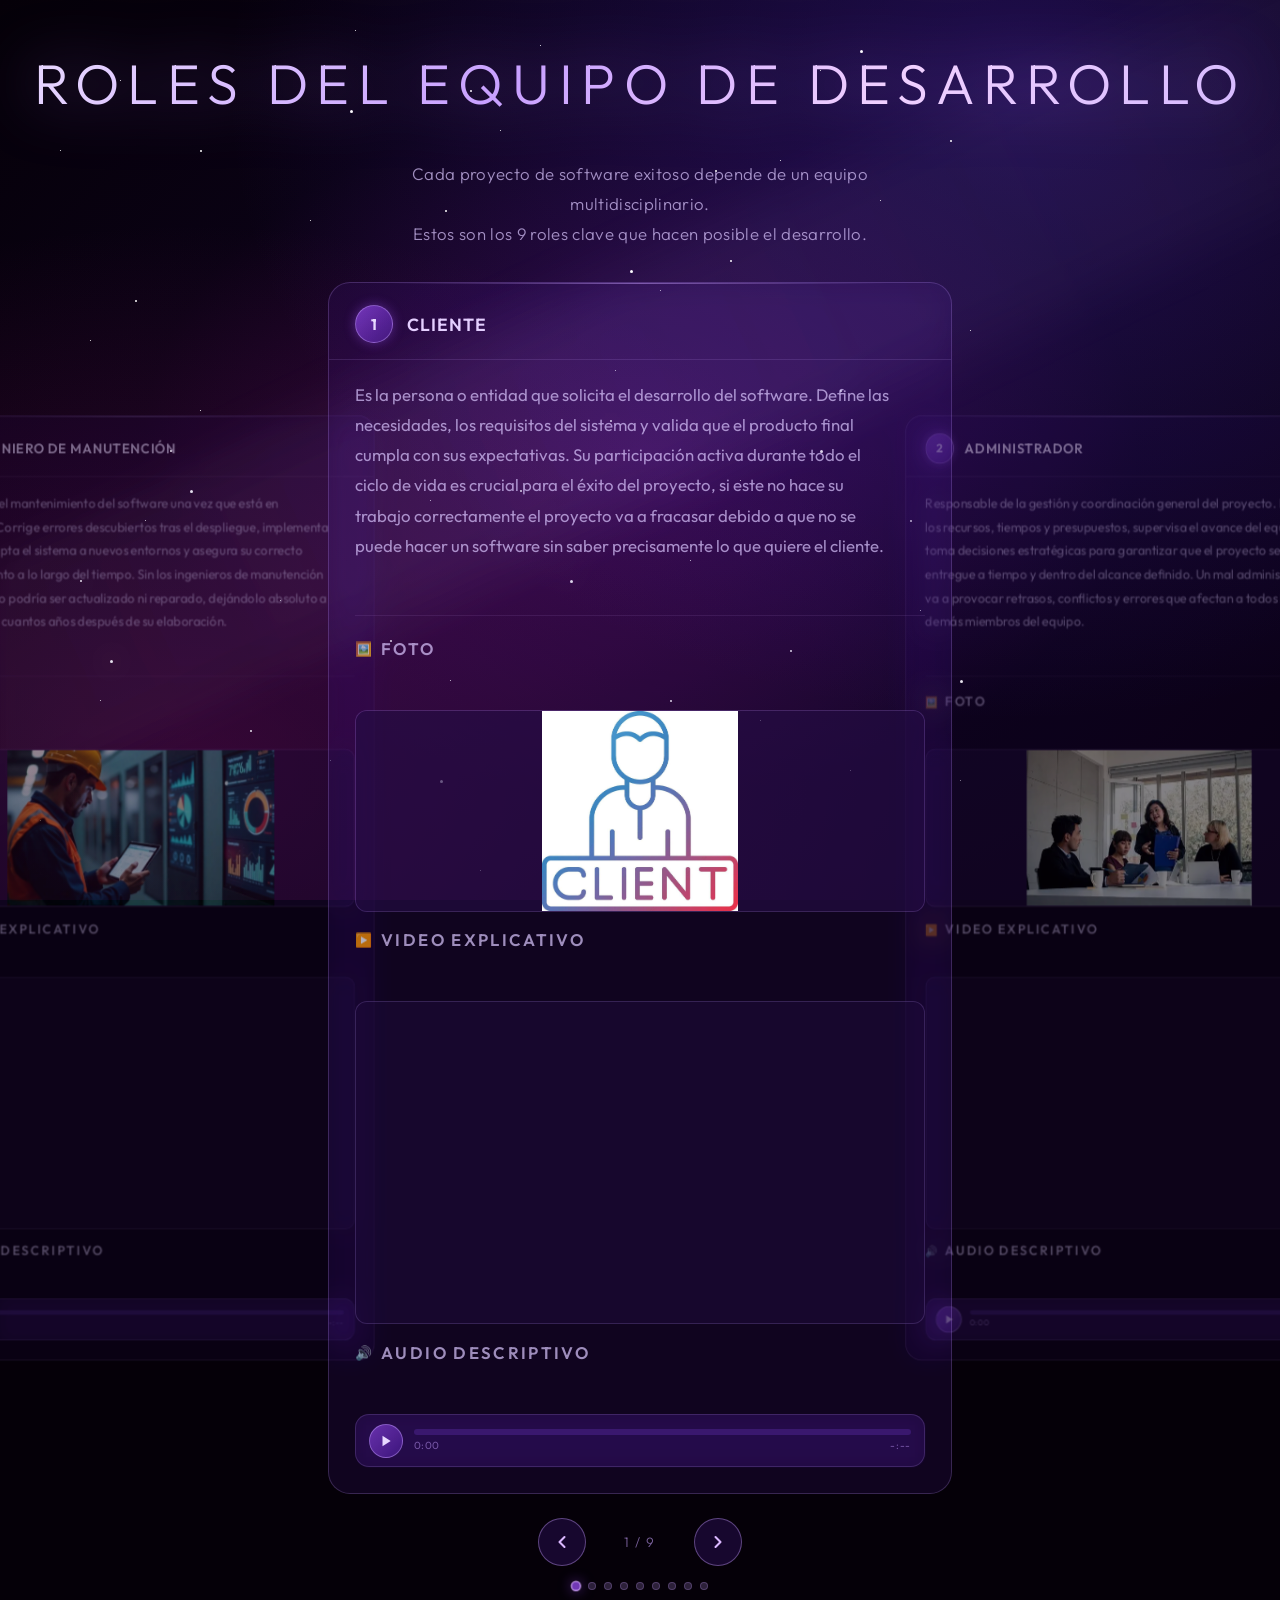
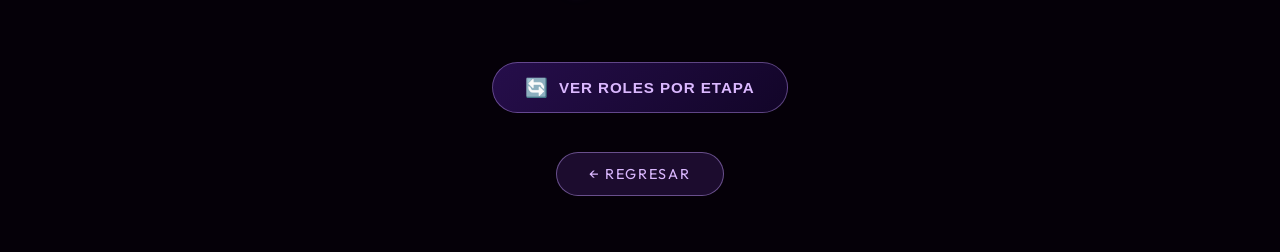
<file: roles.html>
<!DOCTYPE html>
<html lang="es">

<head>
    <meta charset="UTF-8">
    <meta name="viewport" content="width=device-width, initial-scale=1.0">
    <title>Roles del Equipo de Desarrollo</title>
    <link rel="stylesheet" href="style.css">
    <style>
        /* ── Flashcard Carousel ── */
        .carousel-wrapper {
            position: relative;
            width: 100%;
            max-width: 1200px;
            margin: 0 auto 2.5rem;
            perspective: 1200px
        }

        .carousel-viewport {
            position: relative;
            width: 100%;
            min-height: 620px;
            overflow: visible;
            display: flex;
            justify-content: center;
            align-items: flex-start
        }

        .role-card {
            position: absolute;
            top: 0;
            width: 52%;
            border-radius: 22px;
            border: 1px solid rgba(200, 160, 255, .22);
            background: rgba(70, 25, 140, .18);
            backdrop-filter: blur(14px);
            -webkit-backdrop-filter: blur(14px);
            overflow: hidden;
            transition: transform .55s cubic-bezier(.4, .0, .2, 1),
                opacity .55s cubic-bezier(.4, .0, .2, 1),
                filter .55s ease,
                left .55s cubic-bezier(.4, .0, .2, 1);
            transform-origin: center center;
            pointer-events: none;
            opacity: 0;
            filter: blur(4px) brightness(.7)
        }

        .role-card.active {
            position: relative;
            left: 0;
            transform: translateZ(0) scale(1);
            opacity: 1;
            pointer-events: auto;
            filter: none;
            z-index: 3
        }

        .role-card.prev {
            left: 50%;
            transform: translateX(-130%) scale(.78) rotateY(16deg);
            opacity: .65;
            z-index: 2;
            filter: brightness(.78);
            pointer-events: auto
        }

        .role-card.next {
            left: 50%;
            transform: translateX(30%) scale(.78) rotateY(-16deg);
            opacity: .65;
            z-index: 2;
            filter: brightness(.78);
            pointer-events: auto
        }

        .role-card.far-prev {
            left: 50%;
            transform: translateX(-180%) scale(.60) rotateY(30deg);
            opacity: 0;
            z-index: 0
        }

        .role-card.far-next {
            left: 50%;
            transform: translateX(80%) scale(.60) rotateY(-30deg);
            opacity: 0;
            z-index: 0
        }

        .role-card::before {
            content: '';
            position: absolute;
            top: 0;
            left: 10%;
            width: 80%;
            height: 1px;
            background: linear-gradient(90deg, transparent, rgba(200, 160, 255, .50), transparent)
        }

        .role-card-header {
            padding: 1.4rem 1.6rem 1rem;
            border-bottom: 1px solid rgba(200, 160, 255, .15);
            display: flex;
            align-items: center;
            gap: .9rem
        }

        .role-num {
            display: inline-flex;
            align-items: center;
            justify-content: center;
            width: 2.4rem;
            height: 2.4rem;
            border-radius: 50%;
            background: linear-gradient(135deg, rgba(160, 80, 255, .65), rgba(100, 40, 200, .45));
            border: 1px solid rgba(200, 160, 255, .45);
            font-size: .95rem;
            font-weight: 700;
            color: #e8d8ff;
            flex-shrink: 0;
            box-shadow: 0 0 12px rgba(160, 80, 255, .4)
        }

        .role-card-header h2 {
            font-size: 1.1rem;
            font-weight: 600;
            letter-spacing: .05em;
            color: #e4cfff;
            text-transform: uppercase;
            margin: 0
        }

        .role-card-body {
            padding: 1.2rem 1.6rem 1.6rem;
            display: flex;
            flex-direction: column;
            gap: 1.1rem;
            text-align: left
        }

        .role-desc {
            font-size: .92rem;
            line-height: 1.75;
            color: rgba(210, 185, 255, .80)
        }

        .role-media {
            display: flex;
            flex-direction: column;
            gap: .85rem;
            padding-top: 1.1rem;
            border-top: 1px solid rgba(200, 160, 255, .10);
            margin-top: .3rem
        }

        .media-label {
            font-size: .72rem;
            font-weight: 600;
            letter-spacing: .14em;
            text-transform: uppercase;
            color: rgba(200, 160, 255, .55);
            margin-bottom: .15rem;
            display: flex;
            align-items: center;
            gap: .45rem
        }

        .media-label .label-icon {
            font-size: .85rem
        }

        .role-img-wrap {
            width: 100%;
            border-radius: 12px;
            overflow: hidden;
            border: 1px solid rgba(200, 160, 255, .18);
            background: rgba(60, 20, 110, .25);
            display: flex;
            align-items: center;
            justify-content: center;
            min-height: 180px
        }

        .role-img-wrap img {
            width: 100%;
            height: 200px;
            object-fit: contain;
            display: block;
            background: rgba(30, 10, 60, .5);
            transition: transform .4s ease
        }

        .role-img-wrap:hover img {
            transform: scale(1.05)
        }

        .role-img-placeholder {
            color: rgba(200, 160, 255, .35);
            font-size: .8rem;
            letter-spacing: .08em;
            text-transform: uppercase;
            padding: 2rem;
            text-align: center
        }

        .role-vid-wrap {
            width: 100%;
            border-radius: 12px;
            overflow: hidden;
            border: 1px solid rgba(200, 160, 255, .18);
            position: relative;
            padding-bottom: 56.25%;
            height: 0;
            background: rgba(30, 10, 60, .5)
        }

        .role-vid-wrap iframe {
            position: absolute;
            top: 0;
            left: 0;
            width: 100%;
            height: 100%;
            border: none
        }

        .role-vid-placeholder {
            position: absolute;
            top: 50%;
            left: 50%;
            transform: translate(-50%, -50%);
            color: rgba(200, 160, 255, .35);
            font-size: .8rem;
            letter-spacing: .08em;
            text-transform: uppercase;
            text-align: center;
            width: 80%
        }

        /* ── Nav arrows ── */
        .carousel-nav {
            display: flex;
            justify-content: center;
            align-items: center;
            gap: 1.5rem;
            margin-top: 1.5rem
        }

        .nav-arrow {
            width: 48px;
            height: 48px;
            border-radius: 50%;
            border: 1px solid rgba(200, 160, 255, .40);
            background: rgba(80, 30, 160, .25);
            backdrop-filter: blur(8px);
            color: #dbb8ff;
            font-size: 1.3rem;
            display: flex;
            align-items: center;
            justify-content: center;
            cursor: pointer;
            transition: background .3s, border-color .3s, box-shadow .3s, transform .25s
        }

        .nav-arrow:hover {
            background: rgba(150, 80, 255, .35);
            border-color: rgba(220, 180, 255, .75);
            color: #fff;
            box-shadow: 0 0 22px rgba(160, 80, 255, .50);
            transform: scale(1.1)
        }

        .nav-arrow:active {
            transform: scale(.95)
        }

        .carousel-counter {
            font-size: .85rem;
            color: rgba(200, 160, 255, .6);
            letter-spacing: .12em;
            font-weight: 300;
            min-width: 60px;
            text-align: center
        }

        /* ── Dot indicators ── */
        .carousel-dots {
            display: flex;
            justify-content: center;
            gap: .5rem;
            margin-top: 1rem
        }

        .dot {
            width: 8px;
            height: 8px;
            border-radius: 50%;
            background: rgba(200, 160, 255, .2);
            border: 1px solid rgba(200, 160, 255, .25);
            transition: all .3s;
            cursor: pointer
        }

        .dot.active {
            background: rgba(160, 80, 255, .7);
            border-color: rgba(220, 180, 255, .8);
            box-shadow: 0 0 10px rgba(160, 80, 255, .5);
            transform: scale(1.3)
        }

        /* Side cards hover: bring forward slightly */
        .role-card.prev:hover,
        .role-card.next:hover {
            filter: brightness(.9);
            opacity: .85
        }

        @media(max-width:900px) {
            .carousel-wrapper {
                max-width: 98vw
            }

            .role-card {
                width: 48%
            }
        }

        @media(max-width:640px) {
            .carousel-viewport {
                min-height: 700px
            }

            .role-card {
                width: 85%
            }

            .role-card.prev,
            .role-card.next {
                opacity: 0
            }
        }

        /* ── Toggle Button ── */
        .toggle-view-btn {
            display: inline-flex;
            align-items: center;
            gap: .6rem;
            margin: 2rem auto;
            padding: .85rem 2rem;
            border-radius: 50px;
            border: 1px solid rgba(200, 160, 255, .40);
            background: linear-gradient(135deg, rgba(100, 40, 200, .35), rgba(60, 20, 140, .25));
            backdrop-filter: blur(10px);
            color: #dbb8ff;
            font-size: .95rem;
            font-weight: 600;
            letter-spacing: .06em;
            cursor: pointer;
            transition: all .35s ease;
            text-transform: uppercase;
        }
        .toggle-view-btn:hover {
            background: linear-gradient(135deg, rgba(150, 80, 255, .45), rgba(100, 40, 200, .35));
            border-color: rgba(220, 180, 255, .75);
            color: #fff;
            box-shadow: 0 0 28px rgba(160, 80, 255, .45);
            transform: translateY(-2px);
        }
        .toggle-view-btn:active {
            transform: translateY(0) scale(.97);
        }
        .toggle-view-btn .btn-icon {
            font-size: 1.15rem;
            transition: transform .3s ease;
        }
        .toggle-view-btn:hover .btn-icon {
            transform: rotate(180deg);
        }

        /* ── Roles Stage View ── */
        .roles-stage-view {
            display: none;
            width: 100%;
            max-width: 1100px;
            margin: 0 auto;
            animation: fadeSlideIn .5s ease;
        }
        .roles-stage-view.visible {
            display: block;
        }
        @keyframes fadeSlideIn {
            from { opacity: 0; transform: translateY(20px); }
            to   { opacity: 1; transform: translateY(0); }
        }

        /* Color legend */
        .stage-legend {
            display: flex;
            flex-wrap: wrap;
            justify-content: center;
            gap: .75rem 1.5rem;
            margin-bottom: 2rem;
            padding: 1.1rem 1.6rem;
            border-radius: 16px;
            background: rgba(40, 15, 80, .35);
            border: 1px solid rgba(200, 160, 255, .15);
            backdrop-filter: blur(10px);
        }
        .legend-item {
            display: flex;
            align-items: center;
            gap: .45rem;
            font-size: .82rem;
            font-weight: 600;
            letter-spacing: .06em;
            color: rgba(230, 210, 255, .85);
            text-transform: uppercase;
        }
        .legend-swatch {
            width: 18px;
            height: 18px;
            border-radius: 5px;
            border: 1px solid rgba(255,255,255,.2);
            flex-shrink: 0;
        }
        /* Stage colors */
        .swatch-comunicacion { background: #3b82f6; }
        .swatch-planeacion   { background: #22c55e; }
        .swatch-modelado     { background: #f59e0b; }
        .swatch-construccion { background: #ef4444; }
        .swatch-despliegue   { background: #a855f7; }

        /* Roles Grid */
        .roles-grid {
            display: grid;
            grid-template-columns: repeat(3, 1fr);
            gap: 1.1rem;
        }
        .role-stage-card {
            position: relative;
            border-radius: 16px;
            padding: 1.3rem 1.4rem;
            text-align: center;
            overflow: hidden;
            border: 1px solid rgba(255,255,255,.15);
            transition: transform .3s ease, box-shadow .3s ease;
            cursor: default;
        }
        .role-stage-card:hover {
            transform: translateY(-4px) scale(1.03);
            box-shadow: 0 8px 32px rgba(0,0,0,.35);
        }
        .role-stage-card::before {
            content: '';
            position: absolute;
            inset: 0;
            background: rgba(0,0,0,.25);
            z-index: 0;
        }
        .role-stage-icon {
            position: relative;
            z-index: 1;
            font-size: 2rem;
            margin-bottom: .4rem;
            filter: drop-shadow(0 2px 6px rgba(0,0,0,.4));
        }
        .role-stage-name {
            position: relative;
            z-index: 1;
            font-size: 1rem;
            font-weight: 700;
            color: #fff;
            text-shadow: 0 1px 6px rgba(0,0,0,.5);
            letter-spacing: .04em;
        }
        .role-stage-tags {
            position: relative;
            z-index: 1;
            display: flex;
            flex-wrap: wrap;
            justify-content: center;
            gap: .3rem;
            margin-top: .55rem;
        }
        .stage-tag {
            font-size: .62rem;
            font-weight: 700;
            letter-spacing: .08em;
            text-transform: uppercase;
            padding: .2rem .55rem;
            border-radius: 20px;
            color: #fff;
            text-shadow: 0 1px 3px rgba(0,0,0,.4);
            border: 1px solid rgba(255,255,255,.25);
        }
        .tag-comunicacion  { background: rgba(59,130,246,.7); }
        .tag-planeacion    { background: rgba(34,197,94,.65); }
        .tag-modelado      { background: rgba(245,158,11,.7); color: #1a1a1a; text-shadow: none; }
        .tag-construccion  { background: rgba(239,68,68,.7); }
        .tag-despliegue    { background: rgba(168,85,247,.7); }

        @media(max-width:768px) {
            .roles-grid {
                grid-template-columns: repeat(2, 1fr);
            }
        }
        @media(max-width:480px) {
            .roles-grid {
                grid-template-columns: 1fr;
            }
            .stage-legend {
                flex-direction: column;
                align-items: center;
            }
        }
    </style>
</head>

<body>
    <div class="stars"></div>
    <div class="stars2"></div>
    <div class="stars3"></div>
    <div class="milky-way"></div>

    <div class="content" style="justify-content:flex-start;padding-top:3rem;">
        <h1 style="width:100%;text-align:center;">Roles del Equipo de Desarrollo</h1>
        <p class="lead">Cada proyecto de software exitoso depende de un equipo multidisciplinario.<br>Estos son los 9
            roles clave que hacen posible el desarrollo.</p>

        <div class="carousel-wrapper">
            <div class="carousel-viewport" id="carouselViewport">
                <!-- Cards are injected by JS -->
            </div>
            <div class="carousel-nav">
                <button class="nav-arrow" id="prevBtn" aria-label="Anterior">
                    <svg width="20" height="20" viewBox="0 0 24 24" fill="none" stroke="currentColor" stroke-width="2.5"
                        stroke-linecap="round" stroke-linejoin="round">
                        <polyline points="15 18 9 12 15 6" />
                    </svg>
                </button>
                <span class="carousel-counter" id="counter">1 / 9</span>
                <button class="nav-arrow" id="nextBtn" aria-label="Siguiente">
                    <svg width="20" height="20" viewBox="0 0 24 24" fill="none" stroke="currentColor" stroke-width="2.5"
                        stroke-linecap="round" stroke-linejoin="round">
                        <polyline points="9 18 15 12 9 6" />
                    </svg>
                </button>
            </div>
            <div class="carousel-dots" id="dots"></div>
        </div>

        <div style="width:100%;display:flex;justify-content:center">
            <button class="toggle-view-btn" id="toggleViewBtn">
                <span class="btn-icon">🔄</span> Ver Roles por Etapa
            </button>
        </div>

        <div class="roles-stage-view" id="rolesStageView">
            <div class="stage-legend">
                <div class="legend-item"><span class="legend-swatch swatch-comunicacion"></span> Comunicación</div>
                <div class="legend-item"><span class="legend-swatch swatch-planeacion"></span> Planeación</div>
                <div class="legend-item"><span class="legend-swatch swatch-modelado"></span> Modelado</div>
                <div class="legend-item"><span class="legend-swatch swatch-construccion"></span> Construcción</div>
                <div class="legend-item"><span class="legend-swatch swatch-despliegue"></span> Despliegue</div>
            </div>
            <div class="roles-grid" id="rolesGrid"></div>
        </div>

        <a href="index.html" class="btn btn-menu">← Regresar</a>
    </div>

    <script>
        const roles = [
            { num: 1, title: "Cliente", desc: "Es la persona o entidad que solicita el desarrollo del software. Define las necesidades, los requisitos del sistema y valida que el producto final cumpla con sus expectativas. Su participación activa durante todo el ciclo de vida es crucial para el éxito del proyecto, si este no hace su trabajo correctamente el proyecto va a fracasar debido a que no se puede hacer un software sin saber precisamente lo que quiere el cliente.", icon: "👤", img: "images/Cliente.jpg", video: "https://www.youtube.com/embed/dsBARmNBUwk", audio: "audios/Cliente.m4a" },
            { num: 2, title: "Administrador", desc: "Responsable de la gestión y coordinación general del proyecto. Planifica los recursos, tiempos y presupuestos, supervisa el avance del equipo y toma decisiones estratégicas para garantizar que el proyecto se entregue a tiempo y dentro del alcance definido. Un mal administrador va a provocar retrasos, conflictos y errores que afectan a todos los demás miembros del equipo.", icon: "📋", img: "images/Administrador.webp", video: "https://www.youtube.com/embed/pyl1aakEp5o", audio: "audios/Administrador.m4a" },
            { num: 3, title: "Analistas", desc: "Se encargan de estudiar, comprender y documentar los requisitos del sistema. Actúan como puente entre el cliente y el equipo técnico, traduciendo las necesidades del negocio en especificaciones funcionales y no funcionales claras y precisas. Si el analista no hace bien su trabajo, se podría acabar entregando un producto sin cumplir todos los requerimientos del cliente.", icon: "🔍", img: "images/Analista.webp", video: "https://www.youtube.com/embed/Koj2Og0PvDM", audio: "audios/Analistas.m4a" },
            { num: 4, title: "Diseñadores", desc: "Crean la arquitectura y el diseño del sistema, tanto a nivel visual (interfaces de usuario) como a nivel técnico (estructura de datos, módulos, componentes). Su trabajo define cómo se verá y cómo funcionará internamente el software. La falta de un diseñador en un proyecto de Software es fatal, debido a que en la actualidad nadie quiere usar un programa que no sea visualmente estético y fácil de usar.", icon: "🎨", img: "images/Diseñador.jpg", video: "https://www.youtube.com/embed/dVwH98Ln5Vs", audio: "audios/Diseñadores.m4a" },
            { num: 5, title: "Desarrolladores", desc: "Son los programadores que escriben el código fuente del software. Implementan las funcionalidades especificadas por los analistas y diseñadores, utilizando lenguajes de programación, frameworks y herramientas de desarrollo para construir el producto. Un proyecto de software jamás va a poder ser creado sin un buen equipo de desarrolladores, sin estos no hay un programa funcional que entregar.", icon: "💻", img: "images/Desarrollador.jpg", video: "https://www.youtube.com/embed/H6e19XoihBo", audio: "audios/Desarrolladores.m4a" },
            { num: 6, title: "Testers", desc: "Se dedican a probar el software de manera sistemática para encontrar errores, defectos y problemas de rendimiento. Diseñan casos de prueba, ejecutan pruebas manuales y automatizadas, y reportan los hallazgos al equipo de desarrollo. Sin los testers no podríamos entregarle software de calidad a los clientes debido a la montaña de errores que no se detectaron.", icon: "🧪", img: "images/Tester.jpg", video: "https://www.youtube.com/embed/vVS7zygur_0", audio: "audios/Testers.m4a" },
            { num: 7, title: "Aseguradores de Calidad", desc: "Verifican que el software cumpla con los estándares de calidad establecidos durante todo el proceso de desarrollo. Definen métricas, revisan procesos y aseguran que se sigan las mejores prácticas para entregar un producto confiable y robusto. Sin los aseguradores de calidad, un proyecto no pudiera asegurarse de complir reglamentos ISO o externos, causando posibles multas y fallas en el software.", icon: "✅", img: "images/Asegurador.avif", video: "https://www.youtube.com/embed/408s6Y9onio", audio: "audios/Aseguradores.m4a" },
            { num: 8, title: "Documentador", desc: "Responsable de crear y mantener toda la documentación del proyecto: manuales de usuario, guías técnicas, especificaciones de diseño y registros de cambios. Su trabajo facilita la comprensión, uso y mantenimiento futuro del software. Sin los documentadores, el software sería muy difícil de usar para los usuarios finales y cualquier otro desarrollador que quiera continuar con el proyecto va a pasar mucho trabajo intentando entender la estructura del programa.", icon: "📝", img: "images/Documentador.jpg", video: "https://www.youtube.com/embed/zoq1Yoqmbe4", audio: "audios/Documentador.m4a" },
            { num: 9, title: "Ingeniero de Manutención", desc: "Se encarga del mantenimiento del software una vez que está en producción. Corrige errores descubiertos tras el despliegue, implementa mejoras, adapta el sistema a nuevos entornos y asegura su correcto funcionamiento a lo largo del tiempo. Sin los ingenieros de manutención el software no podría ser actualizado ni reparado, dejándolo absoluto a tan solo unos cuantos años después de su elaboración.", icon: "🔧", img: "images/Ingeniero manutencion.jpg", video: "https://www.youtube.com/embed/q0Q8F78r_Os", audio: "audios/Manutencion.m4a" }
        ];

        const viewport = document.getElementById('carouselViewport');
        const counter = document.getElementById('counter');
        const dotsWrap = document.getElementById('dots');
        let current = 0;

        // Build cards
        roles.forEach((r, i) => {
            const card = document.createElement('div');
            card.className = 'role-card';
            card.dataset.index = i;

            const imgSection = r.img
                ? `<div class="role-img-wrap"><img src="${r.img}" alt="Foto de ${r.title}" loading="lazy"></div>`
                : `<div class="role-img-wrap"><div class="role-img-placeholder">${r.icon}<br>Foto pendiente</div></div>`;

            const vidSection = r.video
                ? `<div class="role-vid-wrap"><iframe src="${r.video}" title="Video ${r.title}" allow="accelerometer; autoplay; clipboard-write; encrypted-media; gyroscope; picture-in-picture" allowfullscreen loading="lazy"></iframe></div>`
                : `<div class="role-vid-wrap"><div class="role-vid-placeholder">▶️<br>Video pendiente</div></div>`;

            const audioSrc = r.audio || `audios/${r.title}.m4a`;

            card.innerHTML = `
        <div class="role-card-header">
            <div class="role-num">${r.num}</div>
            <h2>${r.title}</h2>
        </div>
        <div class="role-card-body">
            <p class="role-desc">${r.desc}</p>
            <div class="role-media">
                <p class="media-label"><span class="label-icon">🖼️</span> Foto</p>
                ${imgSection}
                <p class="media-label"><span class="label-icon">▶️</span> Video explicativo</p>
                ${vidSection}
                <p class="media-label"><span class="label-icon">🔊</span> Audio descriptivo</p>
                <div class="custom-audio" data-src="${audioSrc}">
                    <button class="audio-play-btn" aria-label="Reproducir"><svg viewBox="0 0 24 24"><polygon points="6,3 20,12 6,21"/></svg></button>
                    <div class="audio-track">
                        <div class="audio-progress-bar"><div class="audio-progress-fill"></div></div>
                        <div class="audio-time"><span class="audio-current">0:00</span><span class="audio-duration">-:--</span></div>
                    </div>
                </div>
            </div>
        </div>`;
            viewport.appendChild(card);
        });

        // Build dots
        roles.forEach((_, i) => {
            const d = document.createElement('span');
            d.className = 'dot';
            d.addEventListener('click', () => goTo(i));
            dotsWrap.appendChild(d);
        });

        function updateCarousel() {
            const cards = viewport.querySelectorAll('.role-card');
            const n = cards.length;
            cards.forEach((c, i) => {
                c.classList.remove('active', 'prev', 'next', 'far-prev', 'far-next');
                // Compute shortest circular distance
                let diff = i - current;
                if (diff > n / 2) diff -= n;
                if (diff < -n / 2) diff += n;

                if (diff === 0) c.classList.add('active');
                else if (diff === -1) c.classList.add('prev');
                else if (diff === 1) c.classList.add('next');
                else if (diff < -1) c.classList.add('far-prev');
                else c.classList.add('far-next');
            });
            counter.textContent = `${current + 1} / ${roles.length}`;
            dotsWrap.querySelectorAll('.dot').forEach((d, i) => d.classList.toggle('active', i === current));
        }

        function goTo(idx) { current = idx; updateCarousel(); }
        document.getElementById('prevBtn').addEventListener('click', () => { current = (current - 1 + roles.length) % roles.length; updateCarousel(); });
        document.getElementById('nextBtn').addEventListener('click', () => { current = (current + 1) % roles.length; updateCarousel(); });

        // Keyboard & swipe
        document.addEventListener('keydown', e => { if (e.key === 'ArrowLeft') { current = (current - 1 + roles.length) % roles.length; updateCarousel(); } else if (e.key === 'ArrowRight') { current = (current + 1) % roles.length; updateCarousel(); } });
        let touchX = 0;
        viewport.addEventListener('touchstart', e => { touchX = e.changedTouches[0].screenX; }, { passive: true });
        viewport.addEventListener('touchend', e => { const dx = e.changedTouches[0].screenX - touchX; if (Math.abs(dx) > 50) { if (dx < 0) { current = (current + 1) % roles.length; } else { current = (current - 1 + roles.length) % roles.length; } updateCarousel(); } });

        updateCarousel();

        // ── Roles-by-Stage Toggle Logic ──
        const stageColors = {
            comunicacion:  '#3b82f6',
            planeacion:    '#22c55e',
            modelado:      '#f59e0b',
            construccion:  '#ef4444',
            despliegue:    '#a855f7'
        };
        const allStages = ['comunicacion','planeacion','modelado','construccion','despliegue'];

        const roleStages = [
            { title: 'Cliente',               icon: '👤', stages: ['comunicacion','despliegue'] },
            { title: 'Administrador',         icon: '📋', stages: allStages.slice() },
            { title: 'Analista',              icon: '🔍', stages: ['comunicacion','planeacion','modelado','despliegue'] },
            { title: 'Diseñador',             icon: '🎨', stages: ['planeacion','modelado'] },
            { title: 'Desarrollador',         icon: '💻', stages: ['planeacion','modelado','construccion','despliegue'] },
            { title: 'Tester',                icon: '🧪', stages: ['planeacion','modelado','construccion','despliegue'] },
            { title: 'Asegurador de Calidad', icon: '✅', stages: allStages.slice() },
            { title: 'Documentador',          icon: '📝', stages: allStages.slice() },
            { title: 'Ing. de Manutención',   icon: '🔧', stages: ['construccion','despliegue'] }
        ];

        const stageLabels = {
            comunicacion: 'Comunicación',
            planeacion:   'Planeación',
            modelado:     'Modelado',
            construccion: 'Construcción',
            despliegue:   'Despliegue'
        };

        // Build roles grid cards
        const rolesGrid = document.getElementById('rolesGrid');
        roleStages.forEach(r => {
            const card = document.createElement('div');
            card.className = 'role-stage-card';

            // Build gradient from the role's stages
            const colors = r.stages.map(s => stageColors[s]);
            let gradient;
            if (colors.length === 1) {
                gradient = colors[0];
            } else {
                gradient = `linear-gradient(135deg, ${colors.join(', ')})`;
            }
            card.style.background = gradient;

            // Tags
            const tagsHTML = r.stages.map(s =>
                `<span class="stage-tag tag-${s}">${stageLabels[s]}</span>`
            ).join('');

            card.innerHTML = `
                <div class="role-stage-icon">${r.icon}</div>
                <div class="role-stage-name">${r.title}</div>
                <div class="role-stage-tags">${tagsHTML}</div>
            `;
            rolesGrid.appendChild(card);
        });

        // Toggle button logic
        const toggleBtn = document.getElementById('toggleViewBtn');
        const carouselWrapper = document.querySelector('.carousel-wrapper');
        const rolesStageView = document.getElementById('rolesStageView');
        let showingRoles = false;

        toggleBtn.addEventListener('click', () => {
            showingRoles = !showingRoles;
            if (showingRoles) {
                carouselWrapper.style.display = 'none';
                rolesStageView.classList.add('visible');
                toggleBtn.innerHTML = '<span class="btn-icon">🔄</span> Ver Flashcards';
            } else {
                carouselWrapper.style.display = '';
                rolesStageView.classList.remove('visible');
                toggleBtn.innerHTML = '<span class="btn-icon">🔄</span> Ver Roles por Etapa';
            }
        });

        // ── Custom Audio Player Logic ──
        const playSVG = '<svg viewBox="0 0 24 24"><polygon points="6,3 20,12 6,21"/></svg>';
        const pauseSVG = '<svg viewBox="0 0 24 24"><rect x="5" y="3" width="4" height="18" rx="1"/><rect x="15" y="3" width="4" height="18" rx="1"/></svg>';
        function fmtTime(s) { if (!s || !isFinite(s)) return '-:--'; const m = Math.floor(s / 60); const sec = Math.floor(s % 60); return m + ':' + String(sec).padStart(2, '0'); }
        let currentlyPlaying = null;
        document.querySelectorAll('.custom-audio').forEach(player => {
            const btn = player.querySelector('.audio-play-btn'); const bar = player.querySelector('.audio-progress-bar'); const fill = player.querySelector('.audio-progress-fill'); const curEl = player.querySelector('.audio-current'); const durEl = player.querySelector('.audio-duration');
            let audio = null; let loaded = false;
            function initAudio() {
                if (loaded) return; audio = new Audio(player.dataset.src); audio.preload = 'metadata'; loaded = true;
                audio.addEventListener('loadedmetadata', () => { durEl.textContent = fmtTime(audio.duration); });
                audio.addEventListener('timeupdate', () => { if (!audio.duration) return; fill.style.width = (audio.currentTime / audio.duration) * 100 + '%'; curEl.textContent = fmtTime(audio.currentTime); });
                audio.addEventListener('ended', () => { btn.innerHTML = playSVG; fill.style.width = '0%'; curEl.textContent = '0:00'; currentlyPlaying = null; });
            }
            btn.addEventListener('click', () => { initAudio(); if (audio.paused) { if (currentlyPlaying && currentlyPlaying !== player) { currentlyPlaying.querySelector('.audio-play-btn').innerHTML = playSVG; currentlyPlaying._audio.pause(); } audio.play(); btn.innerHTML = pauseSVG; player._audio = audio; currentlyPlaying = player; } else { audio.pause(); btn.innerHTML = playSVG; currentlyPlaying = null; } });
            bar.addEventListener('click', e => { initAudio(); if (!audio.duration) return; const rect = bar.getBoundingClientRect(); audio.currentTime = ((e.clientX - rect.left) / rect.width) * audio.duration; });
        });
    </script>
</body>

</html>
</file>
<file: style.css>
@import url('https://fonts.googleapis.com/css2?family=Outfit:wght@200;300;400;600;700&display=swap');

/* ============================================================
   1. RESET & BASE
============================================================ */
*,
*::before,
*::after {
    margin: 0;
    padding: 0;
    box-sizing: border-box;
}

html {
    scroll-behavior: smooth;
}

/* ============================================================
   2. BODY — GALAXY CANVAS
============================================================ */
body {
    min-height: 100vh;
    overflow-x: hidden;
    background-color: #050008;
    background-image:
        radial-gradient(ellipse at 80% 10%,
            rgba(80, 40, 200, 0.35) 0%,
            transparent 55%),
        radial-gradient(ellipse at 15% 85%,
            rgba(160, 20, 120, 0.30) 0%,
            transparent 50%),
        radial-gradient(ellipse at 50% 50%,
            rgba(60, 10, 80, 0.80) 0%,
            rgba(10, 2, 20, 0.95) 55%,
            #050008 100%);
    background-attachment: fixed;
    font-family: 'Outfit', sans-serif;
    animation: pageIn 0.6s ease both;
}

@keyframes pageIn {
    from {
        opacity: 0;
    }

    to {
        opacity: 1;
    }
}

/* ============================================================
   3. STAR LAYERS
============================================================ */
.stars {
    position: fixed;
    top: 0;
    left: 0;
    width: 1px;
    height: 1px;
    border-radius: 50%;
    background: transparent;
    box-shadow:
        120px 80px #fff, 310px 220px #fff, 540px 45px #fff,
        780px 160px #fff, 90px 340px #fff, 430px 500px #fff,
        660px 290px #fff, 820px 70px #fff, 200px 410px #fff,
        970px 330px #fff, 60px 150px #fff, 500px 130px #fff,
        740px 480px #fff, 355px 30px #fff, 615px 370px #fff,
        880px 200px #fff, 145px 520px #fff, 690px 560px #fff,
        280px 600px #fff, 450px 680px #fff, 920px 610px #fff,
        100px 700px #fff, 760px 720px #fff, 330px 760px #fff,
        590px 800px #fff, 850px 770px #fff, 40px 820px #fff,
        480px 870px #fff, 710px 850px #fff, 960px 780px #fff;
    animation: twinkle 3s linear infinite alternate;
    z-index: 0;
    pointer-events: none;
}

.stars2 {
    position: fixed;
    top: 0;
    left: 0;
    width: 2px;
    height: 2px;
    border-radius: 50%;
    background: transparent;
    box-shadow:
        200px 150px #fff, 470px 90px #fff, 730px 260px #fff,
        950px 140px #fff, 170px 450px #fff, 610px 420px #fff,
        840px 390px #fff, 80px 580px #fff, 390px 640px #fff,
        670px 700px #fff, 910px 520px #fff, 250px 730px #fff,
        520px 490px #fff, 790px 650px #fff, 135px 300px #fff,
        445px 210px #fff, 715px 170px #fff;
    animation: twinkle 5s linear infinite alternate-reverse;
    z-index: 0;
    pointer-events: none;
}

.stars3 {
    position: fixed;
    top: 0;
    left: 0;
    width: 3px;
    height: 3px;
    border-radius: 50%;
    background: transparent;
    box-shadow:
        350px 110px #fff, 630px 270px #fff, 860px 50px #fff,
        190px 490px #fff, 570px 580px #fff, 820px 450px #fff,
        110px 660px #fff, 440px 780px #fff, 720px 740px #fff,
        960px 680px #fff;
    animation: twinkle 7s linear infinite alternate;
    z-index: 0;
    pointer-events: none;
}

@keyframes twinkle {
    0% {
        opacity: 0.05;
    }

    20% {
        opacity: 0.9;
    }

    40% {
        opacity: 0.15;
    }

    60% {
        opacity: 1.0;
    }

    80% {
        opacity: 0.3;
    }

    100% {
        opacity: 0.85;
    }
}

/* ============================================================
   4. MILKY WAY BAND
============================================================ */
.milky-way {
    position: fixed;
    top: 30%;
    left: -50%;
    width: 200%;
    height: 25%;
    transform: rotate(-25deg);
    background: linear-gradient(90deg,
            transparent 0%,
            rgba(255, 255, 255, 0.025) 20%,
            rgba(200, 160, 255, 0.060) 50%,
            rgba(255, 255, 255, 0.025) 80%,
            transparent 100%);
    filter: blur(28px);
    pointer-events: none;
    z-index: 0;
}


@keyframes shoot {
    0% {
        transform: translateX(0) rotate(35deg);
        opacity: 1;
    }

    75% {
        opacity: 1;
    }

    100% {
        transform: translateX(120vw) rotate(35deg);
        opacity: 0;
    }
}

/* ============================================================
   5. ENTRANCE ANIMATIONS
============================================================ */
@keyframes contentSlideUp {
    from {
        opacity: 0;
        transform: translateY(30px);
    }

    to {
        opacity: 1;
        transform: translateY(0);
    }
}

@keyframes cardRevealGlobal {
    from {
        opacity: 0;
        transform: translateY(24px) scale(0.97);
    }

    to {
        opacity: 1;
        transform: translateY(0) scale(1);
    }
}

/* ============================================================
   6. CONTENT WRAPPER
============================================================ */
.content {
    position: relative;
    z-index: 10;
    display: flex;
    flex-direction: column;
    align-items: center;
    justify-content: center;
    min-height: 100vh;
    padding: 3rem 2rem;
    text-align: center;
    color: #fff;
}

.content h1 {
    font-size: clamp(1.8rem, 5vw, 3.5rem);
    font-weight: 300;
    letter-spacing: 0.15em;
    text-transform: uppercase;
    background: linear-gradient(135deg, #e8d8ff 0%, #c8a0ff 40%, #f0d0ff 70%, #d4b8ff 100%);
    -webkit-background-clip: text;
    -webkit-text-fill-color: transparent;
    background-clip: text;
    filter: drop-shadow(0 0 30px rgba(180, 120, 255, 0.50));
    margin-bottom: 2.5rem;
    animation: contentSlideUp 0.6s ease 0.1s both;
}

.content p {
    font-size: 1.05rem;
    line-height: 1.8;
    color: rgba(220, 200, 255, 0.70);
    max-width: 540px;
    margin-bottom: 2rem;
    animation: contentSlideUp 0.6s ease 0.2s both;
}

.lead {
    font-size: 1.15rem;
    line-height: 1.9;
    color: rgba(230, 210, 255, 0.80);
    max-width: 620px;
    margin-bottom: 2rem;
    font-weight: 300;
    letter-spacing: 0.02em;
    animation: contentSlideUp 0.6s ease 0.2s both;
}

/* ============================================================
   7. BUTTONS
============================================================ */
.btn {
    display: inline-block;
    padding: 0.75rem 2rem;
    border: 1px solid rgba(200, 160, 255, 0.45);
    border-radius: 50px;
    background: rgba(120, 60, 200, 0.20);
    backdrop-filter: blur(8px);
    color: #dbb8ff;
    font-family: 'Outfit', sans-serif;
    font-size: 0.9rem;
    letter-spacing: 0.12em;
    text-transform: uppercase;
    text-decoration: none;
    cursor: pointer;
    transition: background 0.3s, border-color 0.3s, color 0.3s, box-shadow 0.3s, transform 0.25s;
    animation: contentSlideUp 0.5s ease 0.3s both;
}

.btn:hover {
    background: rgba(150, 80, 255, 0.35);
    border-color: rgba(220, 180, 255, 0.75);
    color: #fff;
    box-shadow: 0 0 22px rgba(160, 80, 255, 0.50), 0 0 60px rgba(140, 60, 255, 0.15);
    transform: translateY(-2px);
}

.btn:active {
    transform: translateY(0);
    box-shadow: 0 0 10px rgba(160, 80, 255, 0.35);
}

.btn-menu {
    margin: 0.5em;
}

/* stagger menu buttons */
.btn-menu:nth-child(2) {
    animation-delay: 0.35s;
}

.btn-menu:nth-child(3) {
    animation-delay: 0.40s;
}

.btn-menu:nth-child(4) {
    animation-delay: 0.45s;
}

.btn-menu:nth-child(5) {
    animation-delay: 0.50s;
}

/* ============================================================
   8. ETAPAS — CARD GRID
============================================================ */

/* Flex container that wraps all stage cards */
.etapas-grid {
    display: flex;
    flex-wrap: wrap;
    justify-content: center;
    gap: 1.5rem;
    width: 100%;
    max-width: 1100px;
    margin-bottom: 2.5rem;
    text-align: left;
}

/* Force a 2-column layout (for pages with exactly 4 cards) */
.etapas-grid.grid-2col {
    max-width: 680px;
}

/* Individual stage card */
.etapa-card {
    position: relative;
    flex: 0 1 300px;
    min-width: 260px;
    padding: 2rem 1.75rem 1.75rem;
    border: 1px solid rgba(200, 160, 255, 0.25);
    border-radius: 20px;
    background: rgba(80, 30, 160, 0.18);
    backdrop-filter: blur(12px);
    -webkit-backdrop-filter: blur(12px);
    transition: transform 0.35s ease, box-shadow 0.35s ease, border-color 0.35s ease;
    overflow: hidden;
    animation: cardRevealGlobal 0.5s ease both;
}

/* Stagger card entrance */
.etapa-card:nth-child(1) {
    animation-delay: 0.10s;
}

.etapa-card:nth-child(2) {
    animation-delay: 0.18s;
}

.etapa-card:nth-child(3) {
    animation-delay: 0.26s;
}

.etapa-card:nth-child(4) {
    animation-delay: 0.34s;
}

.etapa-card:nth-child(5) {
    animation-delay: 0.42s;
}

/* Subtle accent glow at the top of each card */
.etapa-card::before {
    content: '';
    position: absolute;
    top: 0;
    left: 10%;
    width: 80%;
    height: 1px;
    background: linear-gradient(90deg, transparent, rgba(200, 160, 255, 0.50), transparent);
}

.etapa-card:hover {
    transform: translateY(-8px);
    box-shadow:
        0 14px 45px rgba(140, 60, 255, 0.35),
        0 0 0 1px rgba(200, 160, 255, 0.10);
    border-color: rgba(200, 160, 255, 0.55);
}

/* Step number badge */
.etapa-card .step-num {
    display: inline-flex;
    align-items: center;
    justify-content: center;
    width: 2.4rem;
    height: 2.4rem;
    border-radius: 50%;
    background: linear-gradient(135deg, rgba(160, 80, 255, 0.6), rgba(100, 40, 200, 0.4));
    border: 1px solid rgba(200, 160, 255, 0.45);
    font-size: 1rem;
    font-weight: 700;
    color: #e8d8ff;
    margin-bottom: 1rem;
    box-shadow: 0 0 12px rgba(160, 80, 255, 0.4);
}

.etapa-card h2 {
    font-size: 1.25rem;
    font-weight: 600;
    letter-spacing: 0.06em;
    color: #e4cfff;
    margin-bottom: 0.75rem;
    text-transform: uppercase;
}

.etapa-card p {
    font-size: 0.95rem;
    line-height: 1.75;
    color: rgba(210, 185, 255, 0.75);
    margin-bottom: 0;
    max-width: none;
}

/* ── Custom Audio Player ── */
.custom-audio {
    width: 100%;
    display: flex;
    align-items: center;
    gap: 0.65rem;
    padding: 0.55rem 0.85rem;
    border-radius: 14px;
    background: rgba(60, 20, 120, 0.35);
    border: 1px solid rgba(200, 160, 255, 0.18);
    backdrop-filter: blur(10px);
    transition: border-color 0.3s, box-shadow 0.3s;
}

.custom-audio:hover {
    border-color: rgba(200, 160, 255, 0.40);
    box-shadow: 0 0 18px rgba(140, 60, 255, 0.20);
}

.custom-audio .audio-play-btn {
    width: 34px;
    height: 34px;
    border-radius: 50%;
    border: 1px solid rgba(200, 160, 255, 0.45);
    background: linear-gradient(135deg, rgba(160, 80, 255, 0.55), rgba(100, 40, 200, 0.40));
    color: #e8d8ff;
    display: flex;
    align-items: center;
    justify-content: center;
    cursor: pointer;
    flex-shrink: 0;
    transition: transform 0.2s, box-shadow 0.2s, background 0.2s;
    font-size: 0.85rem;
    padding: 0;
}

.custom-audio .audio-play-btn:hover {
    transform: scale(1.12);
    box-shadow: 0 0 14px rgba(160, 80, 255, 0.55);
    background: linear-gradient(135deg, rgba(180, 100, 255, 0.70), rgba(120, 50, 220, 0.55));
}

.custom-audio .audio-play-btn svg {
    width: 14px;
    height: 14px;
    fill: #e8d8ff;
}

.custom-audio .audio-track {
    flex: 1;
    display: flex;
    flex-direction: column;
    gap: 0.25rem;
    min-width: 0;
}

.custom-audio .audio-progress-bar {
    width: 100%;
    height: 6px;
    border-radius: 3px;
    background: rgba(100, 50, 180, 0.35);
    cursor: pointer;
    position: relative;
    overflow: hidden;
}

.custom-audio .audio-progress-fill {
    height: 100%;
    width: 0%;
    border-radius: 3px;
    background: linear-gradient(90deg, rgba(160, 80, 255, 0.85), rgba(200, 140, 255, 0.95));
    transition: width 0.1s linear;
    position: relative;
}

.custom-audio .audio-progress-fill::after {
    content: '';
    position: absolute;
    right: -4px;
    top: 50%;
    transform: translateY(-50%);
    width: 10px;
    height: 10px;
    border-radius: 50%;
    background: #d4b0ff;
    box-shadow: 0 0 8px rgba(200, 160, 255, 0.65);
    opacity: 0;
    transition: opacity 0.2s;
}

.custom-audio:hover .audio-progress-fill::after {
    opacity: 1;
}

.custom-audio .audio-time {
    display: flex;
    justify-content: space-between;
    font-size: 0.65rem;
    letter-spacing: 0.06em;
    color: rgba(200, 160, 255, 0.50);
    font-family: 'Outfit', monospace;
}

.model-img-wrap {
    width: 100%;
    border-radius: 12px;
    overflow: hidden;
    border: 1px solid rgba(200, 160, 255, 0.18);
    background: rgba(60, 20, 110, 0.25);
}

.model-img-wrap img {
    width: 100%;
    height: 220px;
    object-fit: contain;
    display: block;
    background: rgba(30, 10, 60, 0.5);
    transition: transform 0.4s ease;
}

.model-img-wrap:hover img {
    transform: scale(1.05);
}
</file>
